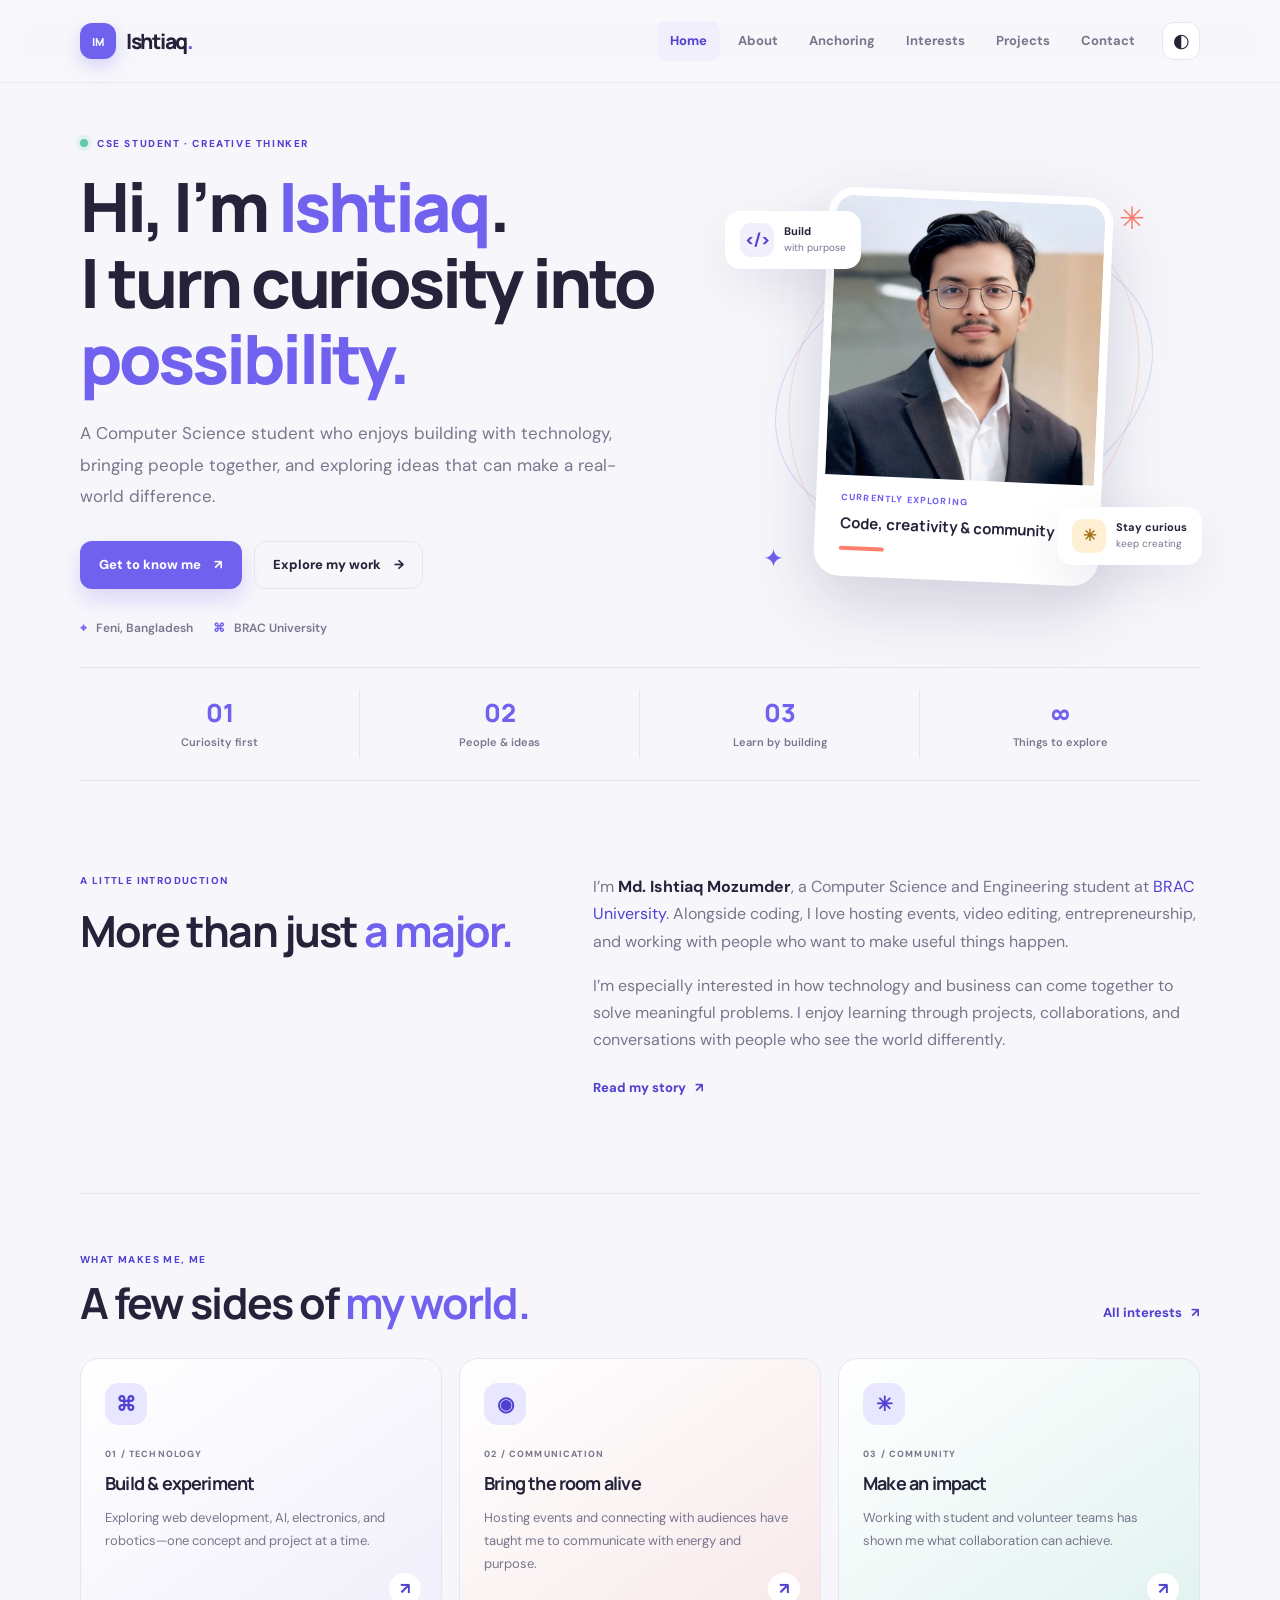
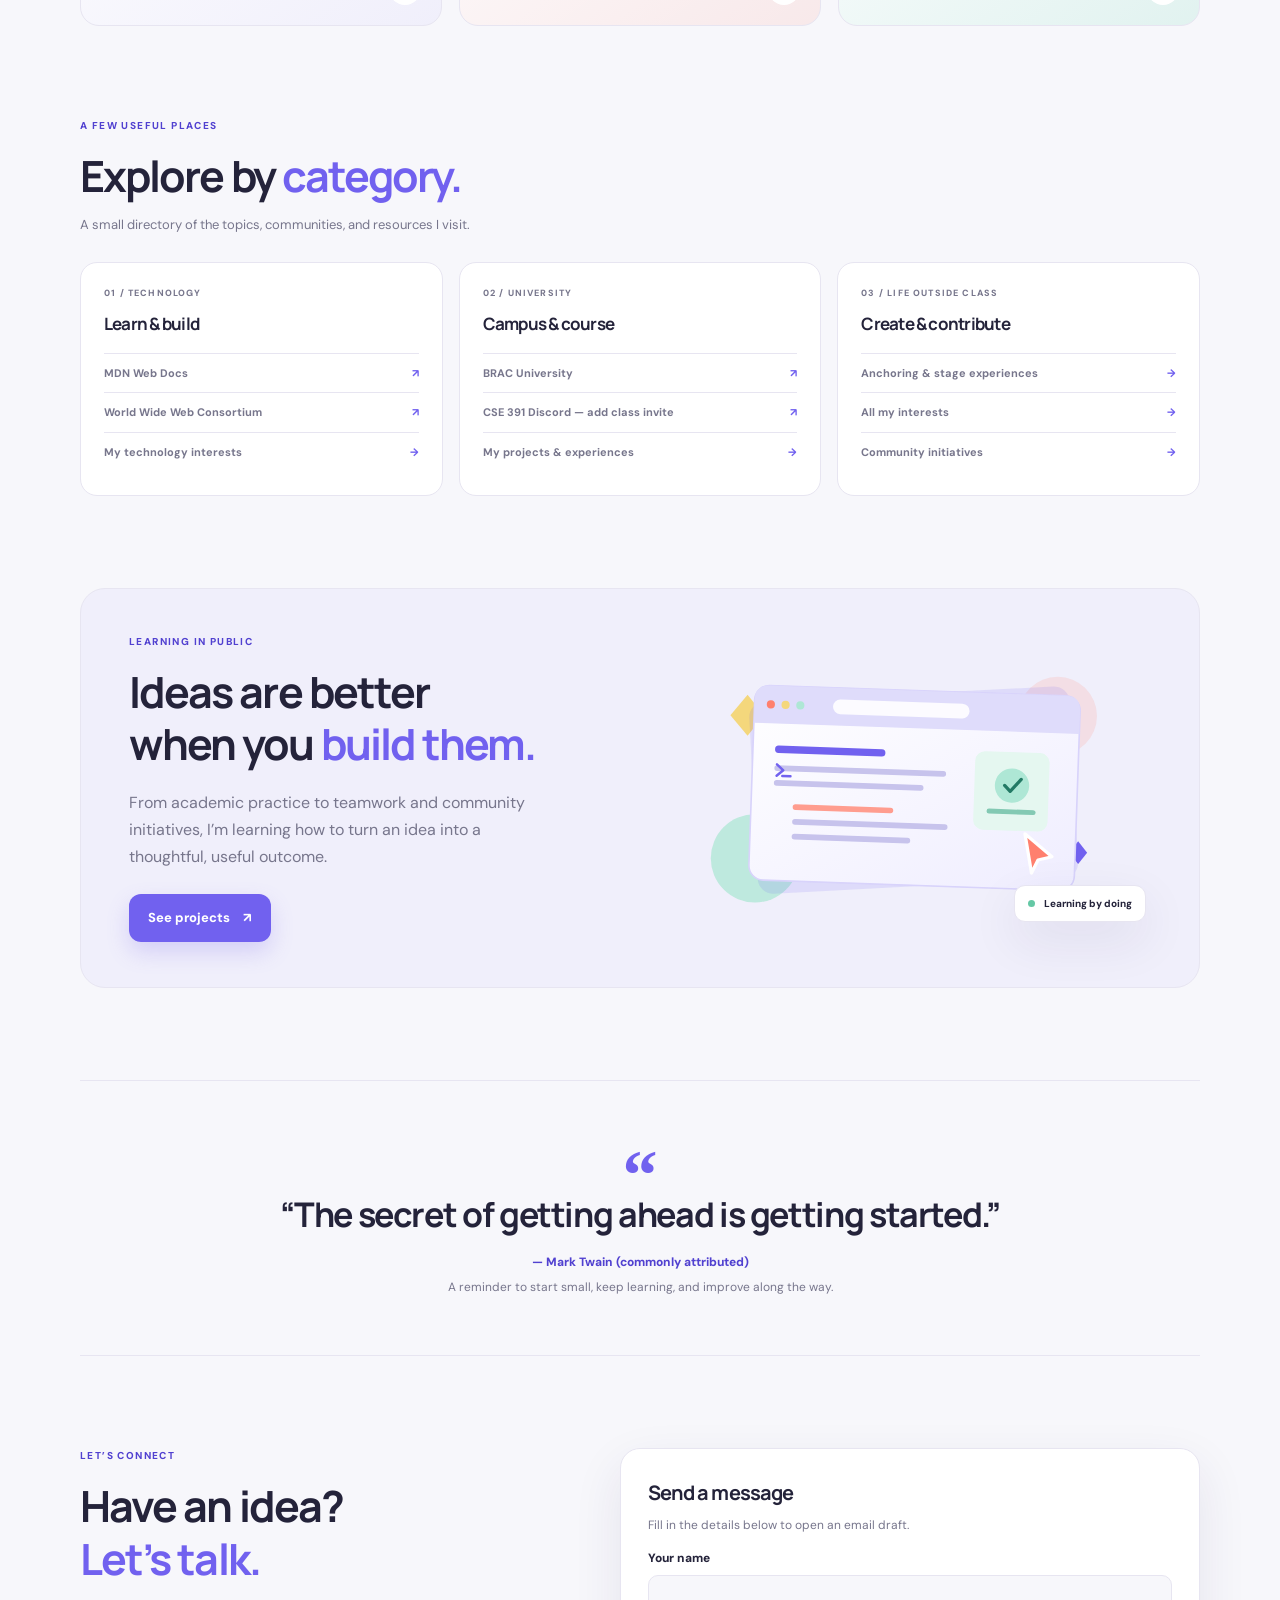
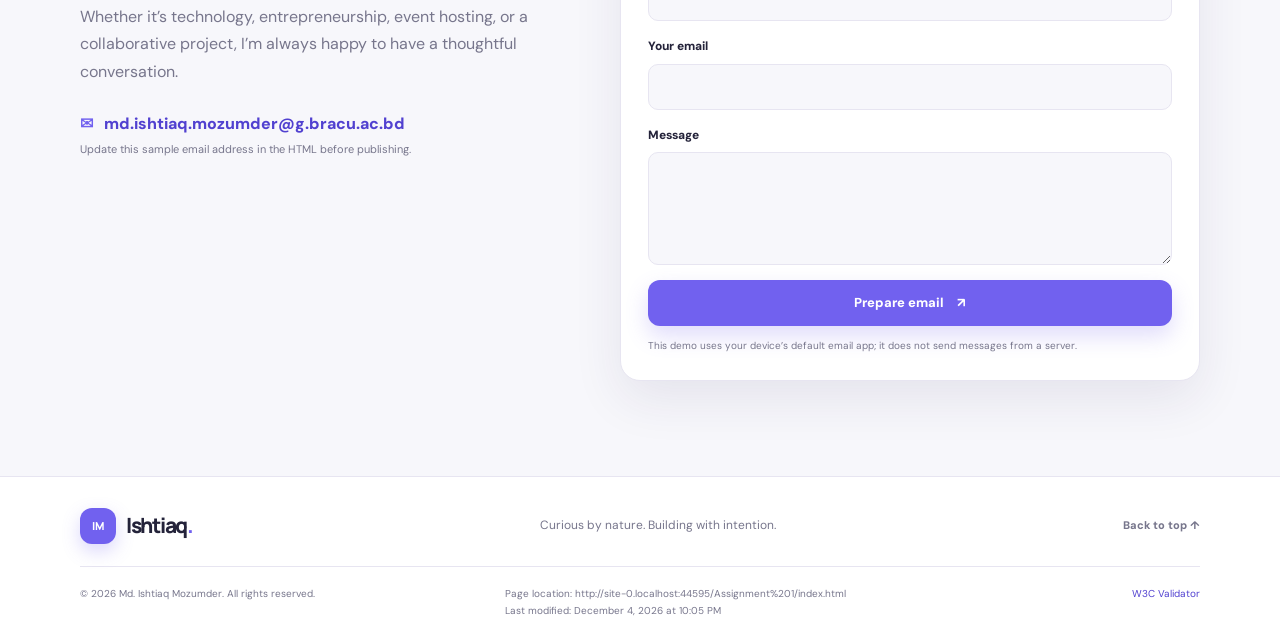
<file: Assignment 1/index.html>
<!DOCTYPE html PUBLIC "-//W3C//DTD XHTML 1.0 Strict//EN" "http://www.w3.org/TR/xhtml1/DTD/xhtml1-strict.dtd">
<html xmlns="http://www.w3.org/1999/xhtml" xml:lang="en" lang="en">
<head>
  <meta http-equiv="Content-Type" content="text/html; charset=UTF-8" />
  <meta name="viewport" content="width=device-width, initial-scale=1.0" />
  <meta name="description" content="The personal homepage of Md. Ishtiaq Mozumder, a CSE student at BRAC University interested in technology, hosting, and entrepreneurship." />
  <title>Ishtiaq Mozumder | Personal Homepage</title>
  <link rel="stylesheet" type="text/css" href="css/style.css" />
  <style type="text/css">
    /* Small page-specific touch; the main design lives in css/style.css. */
    .hero-eyebrow { letter-spacing: 0.16em; }
  </style>
  <script type="text/javascript" src="js/script.js"></script>
</head>
<body>
  <div id="top" class="site-shell">
    <div id="site-header" class="site-header">
      <div class="container header-inner">
        <a class="brand" href="index.html" title="Return to the homepage"><span class="brand-mark">IM</span><span>Ishtiaq<span class="brand-dot">.</span></span></a>
        <div class="header-actions">
          <div id="main-nav" class="main-nav">
            <a class="nav-link active" href="index.html">Home</a>
            <a class="nav-link" href="about.html">About</a>
            <a class="nav-link" href="anchoring.html">Anchoring</a>
            <a class="nav-link" href="interests.html">Interests</a>
            <a class="nav-link" href="projects.html">Projects</a>
            <a class="nav-link" href="#contact">Contact</a>
          </div>
          <button type="button" id="theme-toggle" class="theme-toggle" title="Toggle light and dark mode">◐</button>
        </div>
      </div>
    </div>

    <div id="main-content" class="container">
      <div class="hero section-space">
        <div class="hero-copy">
          <p class="eyebrow hero-eyebrow"><span class="status-dot"></span> CSE STUDENT · CREATIVE THINKER</p>
          <h1>Hi, I’m <span class="text-gradient">Ishtiaq</span>.<br />I turn curiosity into <em>possibility.</em></h1>
          <p class="hero-summary">A Computer Science student who enjoys building with technology, bringing people together, and exploring ideas that can make a real-world difference.</p>
          <div class="hero-actions">
            <a class="button button-primary" href="#about-preview">Get to know me <span>↗</span></a>
            <a class="button button-quiet" href="projects.html">Explore my work <span>→</span></a>
          </div>
          <div class="hero-meta">
            <span><span class="meta-icon">⌖</span> Feni, Bangladesh</span>
            <span><span class="meta-icon">⌘</span> BRAC University</span>
          </div>
        </div>
        <div class="hero-visual">
          <div class="visual-orbit orbit-one"></div>
          <div class="visual-orbit orbit-two"></div>
          <div class="visual-card profile-card">
            <img class="profile-image" src="images/IMG_20250805_022304.jpg" alt="My profile photo" />
            <div class="profile-caption"><span class="profile-caption-label">CURRENTLY EXPLORING</span><strong>Code, creativity &amp; community</strong><span class="caption-line"></span></div>
          </div>
          <div class="floating-tag tag-code"><span class="tag-symbol">&lt;/&gt;</span><span><strong>Build</strong><small>with purpose</small></span></div>
          <div class="floating-tag tag-idea"><span class="tag-symbol">✳</span><span><strong>Stay curious</strong><small>keep creating</small></span></div>
          <span class="decorative-star star-one">✳</span><span class="decorative-star star-two">✦</span>
        </div>
      </div>

      <div class="quick-stats">
        <div class="stat-item"><strong>01</strong><span>Curiosity first</span></div>
        <div class="stat-item"><strong>02</strong><span>People &amp; ideas</span></div>
        <div class="stat-item"><strong>03</strong><span>Learn by building</span></div>
        <div class="stat-item"><strong>∞</strong><span>Things to explore</span></div>
      </div>

      <div id="about-preview" class="section-space content-grid">
        <div class="section-heading"><p class="eyebrow">A LITTLE INTRODUCTION</p><h2>More than just <span class="text-gradient">a major.</span></h2></div>
        <div class="intro-copy">
          <p>I’m <strong>Md. Ishtiaq Mozumder</strong>, a Computer Science and Engineering student at <a href="https://www.bracu.ac.bd/">BRAC University</a>. Alongside coding, I love hosting events, video editing, entrepreneurship, and working with people who want to make useful things happen.</p>
          <p>I’m especially interested in how technology and business can come together to solve meaningful problems. I enjoy learning through projects, collaborations, and conversations with people who see the world differently.</p>
          <a class="text-link" href="about.html">Read my story <span>↗</span></a>
        </div>
      </div>

      <div class="section-space section-divider">
        <div class="section-heading section-heading-row"><div><p class="eyebrow">WHAT MAKES ME, ME</p><h2>A few sides of <span class="text-gradient">my world.</span></h2></div><a class="text-link" href="interests.html">All interests <span>↗</span></a></div>
        <div class="feature-grid">
          <div class="feature-card feature-purple"><div class="feature-icon">⌘</div><p class="card-kicker">01 / TECHNOLOGY</p><h3>Build &amp; experiment</h3><p>Exploring web development, AI, electronics, and robotics—one concept and project at a time.</p><a href="interests.html#technology" class="card-arrow">↗</a></div>
          <div class="feature-card feature-coral"><div class="feature-icon">◉</div><p class="card-kicker">02 / COMMUNICATION</p><h3>Bring the room alive</h3><p>Hosting events and connecting with audiences have taught me to communicate with energy and purpose.</p><a href="anchoring.html" class="card-arrow" title="View Anchoring &amp; Hosting Experience">↗</a></div>
          <div class="feature-card feature-mint"><div class="feature-icon">✳</div><p class="card-kicker">03 / COMMUNITY</p><h3>Make an impact</h3><p>Working with student and volunteer teams has shown me what collaboration can achieve.</p><a href="projects.html#community" class="card-arrow">↗</a></div>
        </div>
      </div>

      <div id="link-directory" class="section-space link-directory">
        <div class="section-heading"><p class="eyebrow">A FEW USEFUL PLACES</p><h2>Explore by <span class="text-gradient">category.</span></h2><p class="section-subtitle">A small directory of the topics, communities, and resources I visit.</p></div>
        <div class="resource-grid">
          <div class="resource-card"><p class="card-kicker">01 / TECHNOLOGY</p><h3>Learn &amp; build</h3><ul class="resource-list"><li><a href="https://developer.mozilla.org/">MDN Web Docs <span>↗</span></a></li><li><a href="https://www.w3.org/">World Wide Web Consortium <span>↗</span></a></li><li><a href="interests.html#technology">My technology interests <span>→</span></a></li></ul></div>
          <div class="resource-card"><p class="card-kicker">02 / UNIVERSITY</p><h3>Campus &amp; course</h3><ul class="resource-list"><li><a href="https://www.bracu.ac.bd/">BRAC University <span>↗</span></a></li><li><a href="https://discord.com/" title="Replace this general link with the official CSE 391 class invite">CSE 391 Discord — add class invite <span>↗</span></a></li><li><a href="projects.html">My projects &amp; experiences <span>→</span></a></li></ul></div>
          <div class="resource-card"><p class="card-kicker">03 / LIFE OUTSIDE CLASS</p><h3>Create &amp; contribute</h3><ul class="resource-list"><li><a href="anchoring.html">Anchoring &amp; stage experiences <span>→</span></a></li><li><a href="interests.html">All my interests <span>→</span></a></li><li><a href="projects.html#community">Community initiatives <span>→</span></a></li></ul></div>
        </div>
      </div>

      <div class="section-space work-preview">
        <div class="work-copy"><p class="eyebrow">LEARNING IN PUBLIC</p><h2>Ideas are better<br />when you <span class="text-gradient">build them.</span></h2><p>From academic practice to teamwork and community initiatives, I’m learning how to turn an idea into a thoughtful, useful outcome.</p><a class="button button-primary" href="projects.html">See projects <span>↗</span></a></div>
        <div class="work-art"><img src="images/web-illustration.svg" alt="Local illustration of a browser window with code and creative shapes" /><div class="art-note"><span class="art-note-dot"></span> Learning by doing</div></div>
      </div>

      <div class="section-space quote-section">
        <span class="quote-mark">“</span>
        <blockquote>“The secret of getting ahead is getting started.”</blockquote>
        <p class="quote-credit">— Mark Twain (commonly attributed)</p>
        <p class="quote-note">A reminder to start small, keep learning, and improve along the way.</p>
      </div>

      <div id="contact" class="section-space contact-section">
        <div class="contact-copy"><p class="eyebrow">LET’S CONNECT</p><h2>Have an idea?<br /><span class="text-gradient">Let’s talk.</span></h2><p>Whether it’s technology, entrepreneurship, event hosting, or a collaborative project, I’m always happy to have a thoughtful conversation.</p><p class="contact-email"><span>✉</span> <a href="mailto:md.ishtiaq.mozumder@g.bracu.ac.bd">md.ishtiaq.mozumder@g.bracu.ac.bd</a></p><p class="small-note">Update this sample email address in the HTML before publishing.</p></div>
        <form id="contact-form" class="contact-form" action="mailto:md.ishtiaq.mozumder@g.bracu.ac.bd" method="post" enctype="text/plain">
          <div class="form-heading"><h3>Send a message</h3><p>Fill in the details below to open an email draft.</p></div>
          <div class="form-field"><label for="visitor-name">Your name</label><input id="visitor-name" name="name" type="text" /></div>
          <div class="form-field"><label for="visitor-email">Your email</label><input id="visitor-email" name="email" type="text" /></div>
          <div class="form-field"><label for="visitor-message">Message</label><textarea id="visitor-message" name="message" rows="4" cols="40"></textarea></div>
          <button type="submit" class="button button-primary form-submit">Prepare email <span>↗</span></button>
          <p id="form-feedback" class="form-feedback">This demo uses your device’s default email app; it does not send messages from a server.</p>
        </form>
      </div>
    </div>

    <div id="site-footer" class="site-footer">
      <div class="container footer-top"><a class="brand footer-brand" href="#top"><span class="brand-mark">IM</span><span>Ishtiaq<span class="brand-dot">.</span></span></a><p>Curious by nature. Building with intention.</p><a class="back-top" href="#top">Back to top ↑</a></div>
      <div class="container footer-bottom"><p>&copy; <span id="copyright-year">2026</span> Md. Ishtiaq Mozumder. All rights reserved.</p><p class="page-tech-info">Page location: <span id="page-location">JavaScript loading…</span><br />Last modified: <span id="last-modified">JavaScript loading…</span></p><p class="validator-link"><a href="https://validator.w3.org/">W3C Validator</a></p></div>
    </div>
  </div>
</body>
</html>
</file>
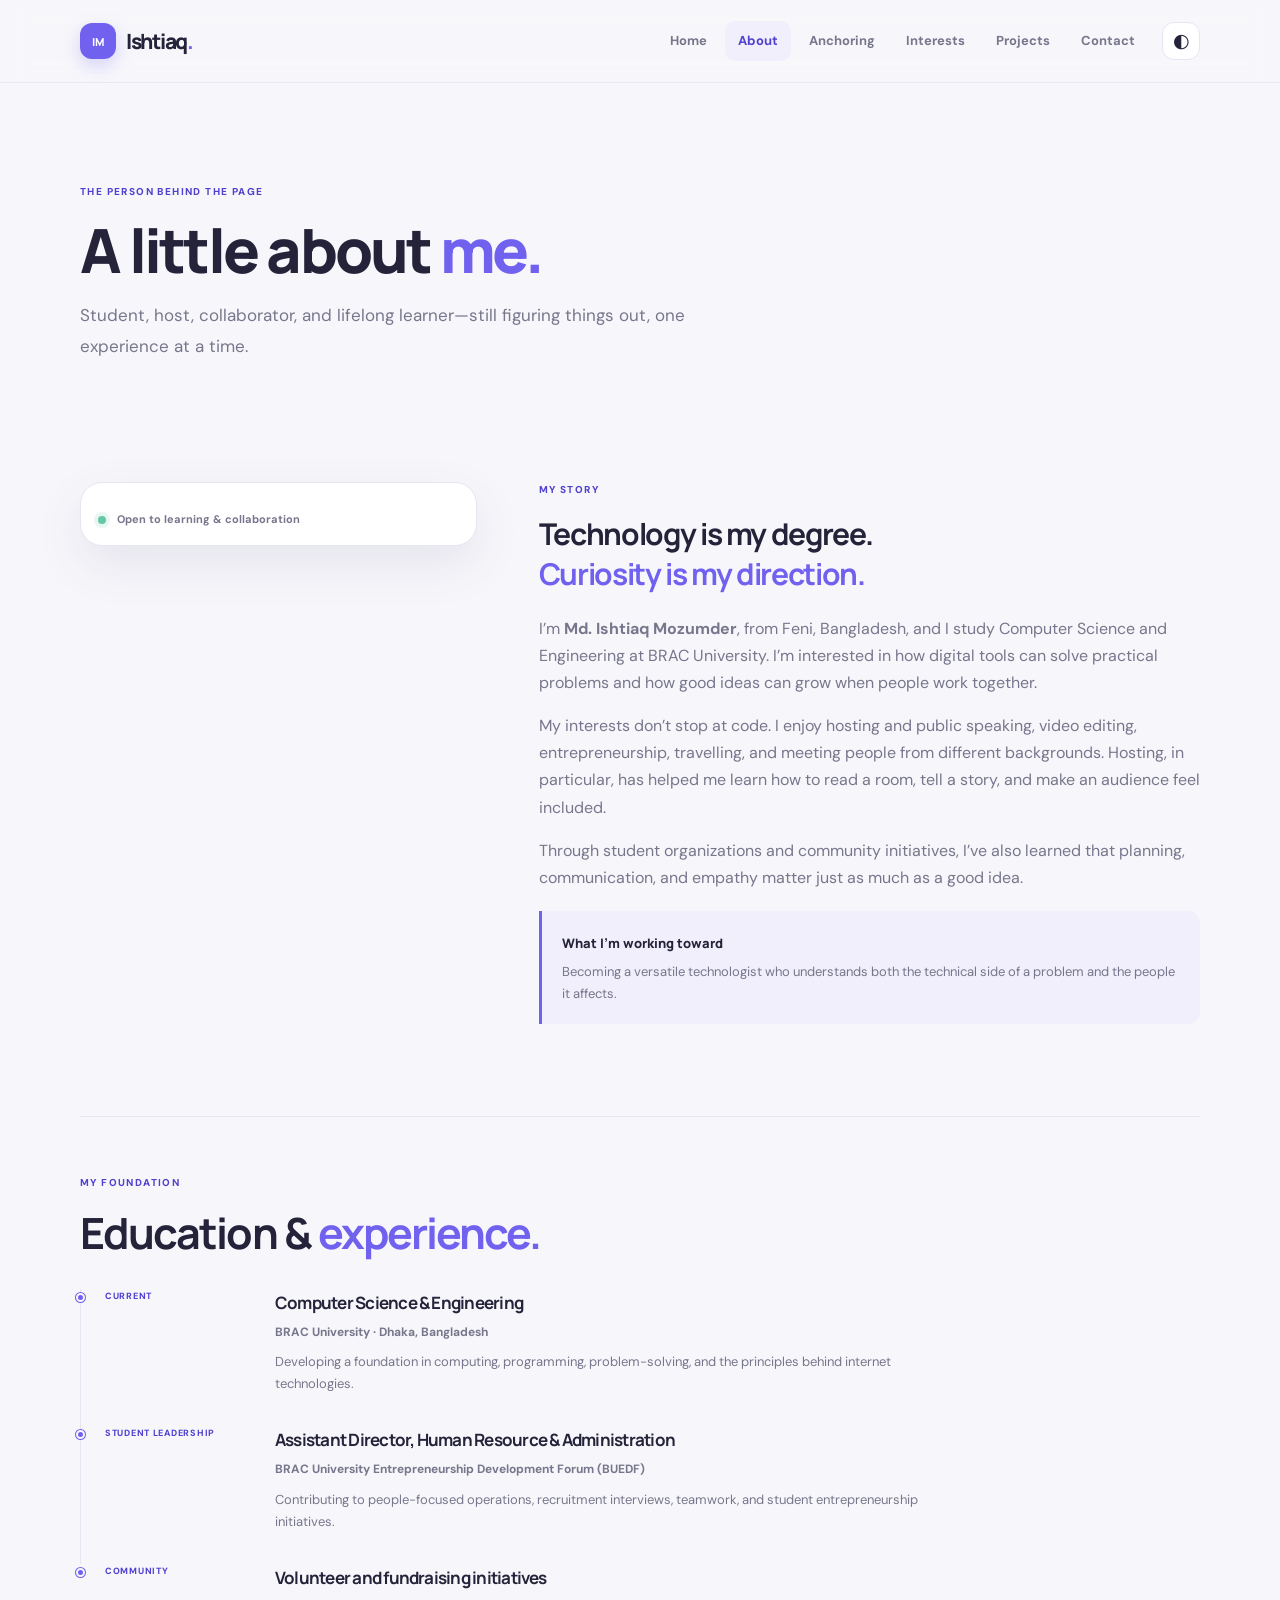
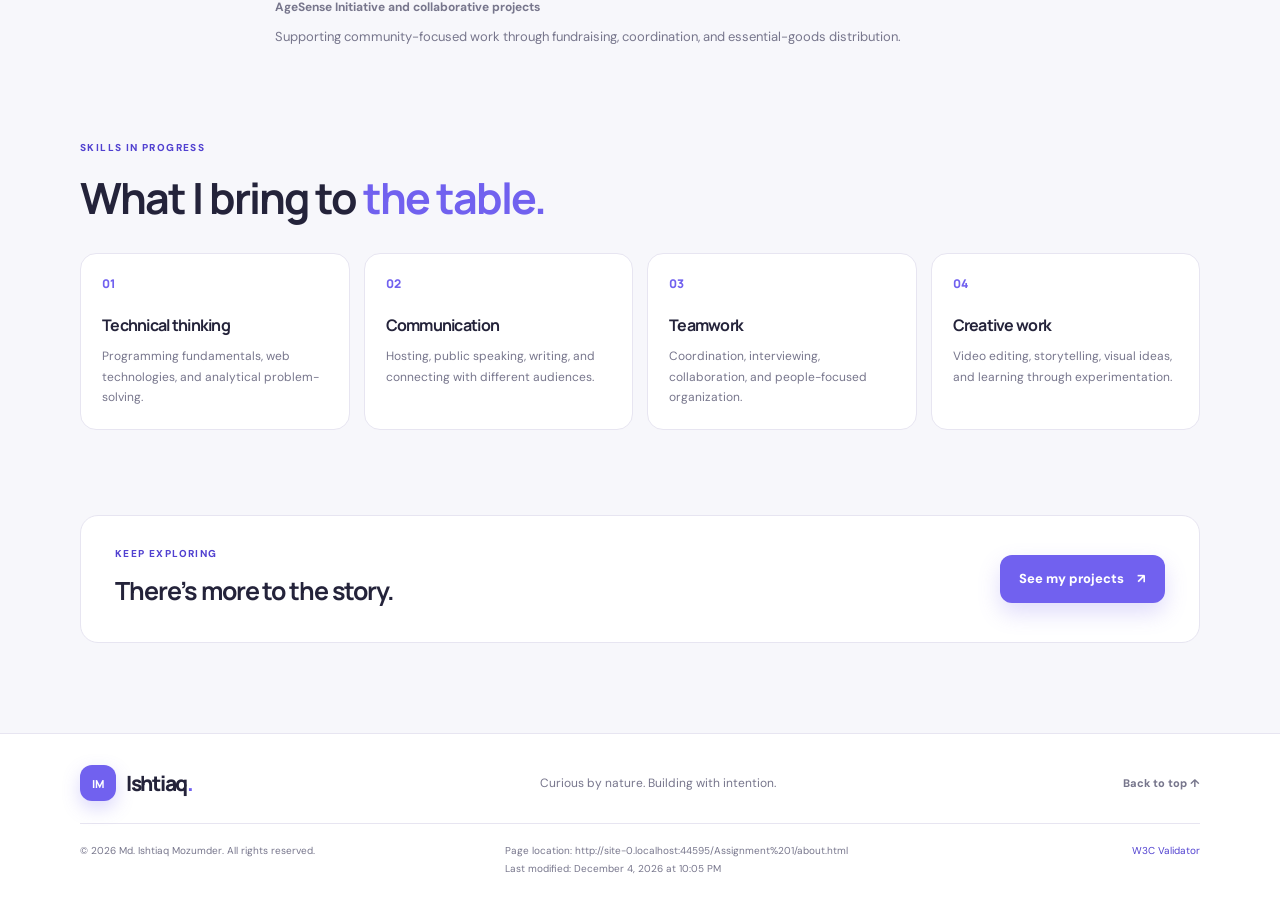
<file: Assignment 1/about.html>
<!DOCTYPE html PUBLIC "-//W3C//DTD XHTML 1.0 Strict//EN" "http://www.w3.org/TR/xhtml1/DTD/xhtml1-strict.dtd">
<html xmlns="http://www.w3.org/1999/xhtml" xml:lang="en" lang="en">
<head>
  <meta http-equiv="Content-Type" content="text/html; charset=UTF-8" />
  <meta name="viewport" content="width=device-width, initial-scale=1.0" />
  <meta name="description" content="Learn more about Md. Ishtiaq Mozumder, his studies, skills, and experiences." />
  <title>About Me | Ishtiaq Mozumder</title>
  <link rel="stylesheet" type="text/css" href="css/style.css" />
  <script type="text/javascript" src="js/script.js"></script>
</head>
<body>
  <div id="top" class="site-shell">
    <div id="site-header" class="site-header"><div class="container header-inner"><a class="brand" href="index.html"><span class="brand-mark">IM</span><span>Ishtiaq<span class="brand-dot">.</span></span></a><div class="header-actions"><div id="main-nav" class="main-nav"><a class="nav-link" href="index.html">Home</a><a class="nav-link active" href="about.html">About</a><a class="nav-link" href="anchoring.html">Anchoring</a><a class="nav-link" href="interests.html">Interests</a><a class="nav-link" href="projects.html">Projects</a><a class="nav-link" href="index.html#contact">Contact</a></div><button type="button" id="theme-toggle" class="theme-toggle" title="Toggle light and dark mode">◐</button></div></div></div>
    <div id="main-content" class="container inner-page">
      <div class="page-hero"><p class="eyebrow">THE PERSON BEHIND THE PAGE</p><h1>A little about <span class="text-gradient">me.</span></h1><p class="page-lead">Student, host, collaborator, and lifelong learner—still figuring things out, one experience at a time.</p></div>
      <div class="about-layout section-space"><div class="about-portrait"><div class="portrait-label"><span class="status-dot"></span> Open to learning &amp; collaboration</div></div><div class="about-story"><p class="eyebrow">MY STORY</p><h2>Technology is my degree.<br /><em>Curiosity is my direction.</em></h2><p>I’m <strong>Md. Ishtiaq Mozumder</strong>, from Feni, Bangladesh, and I study Computer Science and Engineering at BRAC University. I’m interested in how digital tools can solve practical problems and how good ideas can grow when people work together.</p><p>My interests don’t stop at code. I enjoy hosting and public speaking, video editing, entrepreneurship, travelling, and meeting people from different backgrounds. Hosting, in particular, has helped me learn how to read a room, tell a story, and make an audience feel included.</p><p>Through student organizations and community initiatives, I’ve also learned that planning, communication, and empathy matter just as much as a good idea.</p><div class="inline-callout" style="margin-top: 1.25rem;"><strong>What I’m working toward</strong><p>Becoming a versatile technologist who understands both the technical side of a problem and the people it affects.</p></div></div></div>
      <div class="section-space section-divider"><div class="section-heading"><p class="eyebrow">MY FOUNDATION</p><h2>Education &amp; <span class="text-gradient">experience.</span></h2></div><div class="timeline"><div class="timeline-item"><span class="timeline-dot"></span><div class="timeline-date">CURRENT</div><div class="timeline-content"><h3>Computer Science &amp; Engineering</h3><p class="timeline-org">BRAC University · Dhaka, Bangladesh</p><p>Developing a foundation in computing, programming, problem-solving, and the principles behind internet technologies.</p></div></div><div class="timeline-item"><span class="timeline-dot"></span><div class="timeline-date">STUDENT LEADERSHIP</div><div class="timeline-content"><h3>Assistant Director, Human Resource &amp; Administration</h3><p class="timeline-org">BRAC University Entrepreneurship Development Forum (BUEDF)</p><p>Contributing to people-focused operations, recruitment interviews, teamwork, and student entrepreneurship initiatives.</p></div></div><div class="timeline-item"><span class="timeline-dot"></span><div class="timeline-date">COMMUNITY</div><div class="timeline-content"><h3>Volunteer and fundraising initiatives</h3><p class="timeline-org">AgeSense Initiative and collaborative projects</p><p>Supporting community-focused work through fundraising, coordination, and essential-goods distribution.</p></div></div></div></div>
      <div class="section-space skills-section"><div class="section-heading"><p class="eyebrow">SKILLS IN PROGRESS</p><h2>What I bring to <span class="text-gradient">the table.</span></h2></div><div class="skills-grid"><div class="skill-card"><span class="skill-number">01</span><h3>Technical thinking</h3><p>Programming fundamentals, web technologies, and analytical problem-solving.</p></div><div class="skill-card"><span class="skill-number">02</span><h3>Communication</h3><p>Hosting, public speaking, writing, and connecting with different audiences.</p></div><div class="skill-card"><span class="skill-number">03</span><h3>Teamwork</h3><p>Coordination, interviewing, collaboration, and people-focused organization.</p></div><div class="skill-card"><span class="skill-number">04</span><h3>Creative work</h3><p>Video editing, storytelling, visual ideas, and learning through experimentation.</p></div></div></div>
      <div class="end-cta"><div><p class="eyebrow">KEEP EXPLORING</p><h2>There’s more to the story.</h2></div><a class="button button-primary" href="projects.html">See my projects <span>↗</span></a></div>
    </div>
    <div id="site-footer" class="site-footer"><div class="container footer-top"><a class="brand footer-brand" href="index.html"><span class="brand-mark">IM</span><span>Ishtiaq<span class="brand-dot">.</span></span></a><p>Curious by nature. Building with intention.</p><a class="back-top" href="#top">Back to top ↑</a></div><div class="container footer-bottom"><p>&copy; <span id="copyright-year">2026</span> Md. Ishtiaq Mozumder. All rights reserved.</p><p class="page-tech-info">Page location: <span id="page-location">JavaScript loading…</span><br />Last modified: <span id="last-modified">JavaScript loading…</span></p><p class="validator-link"><a href="https://validator.w3.org/">W3C Validator</a></p></div></div>
  </div>
</body>
</html>
</file>
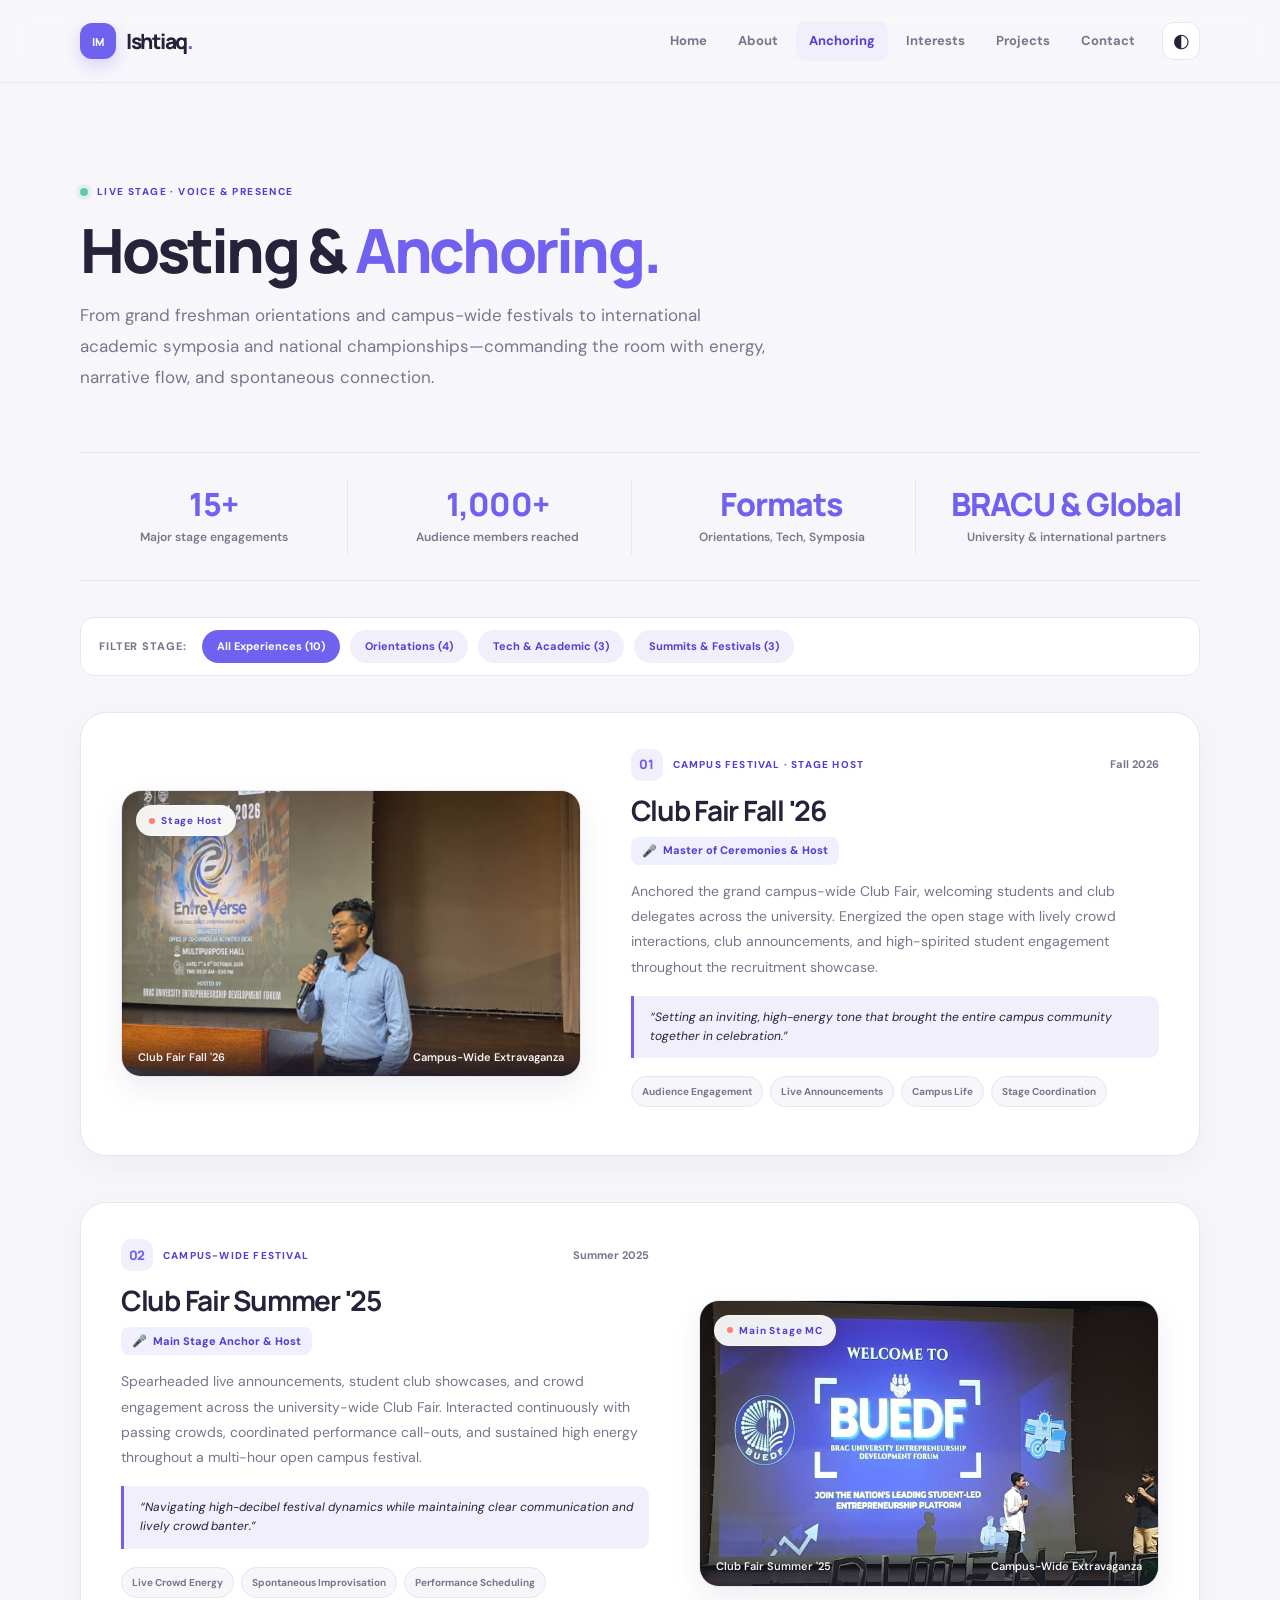
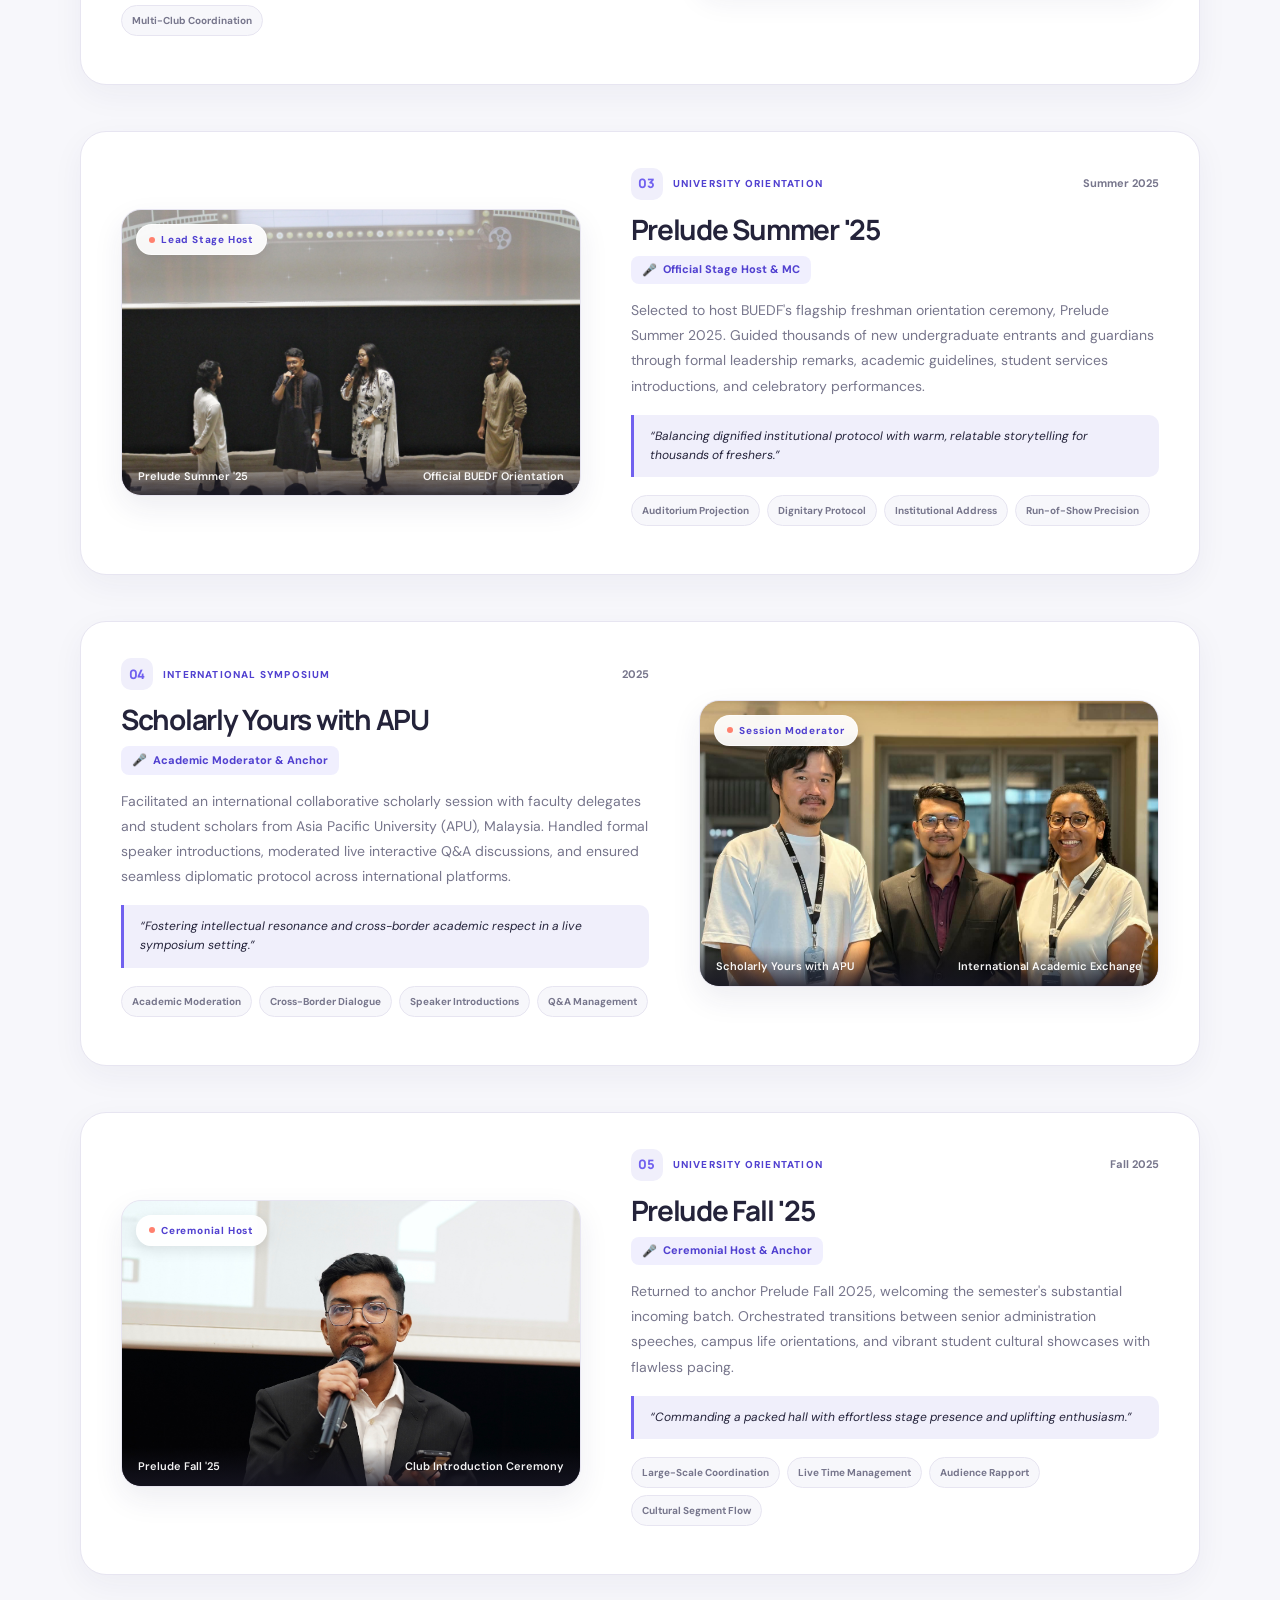
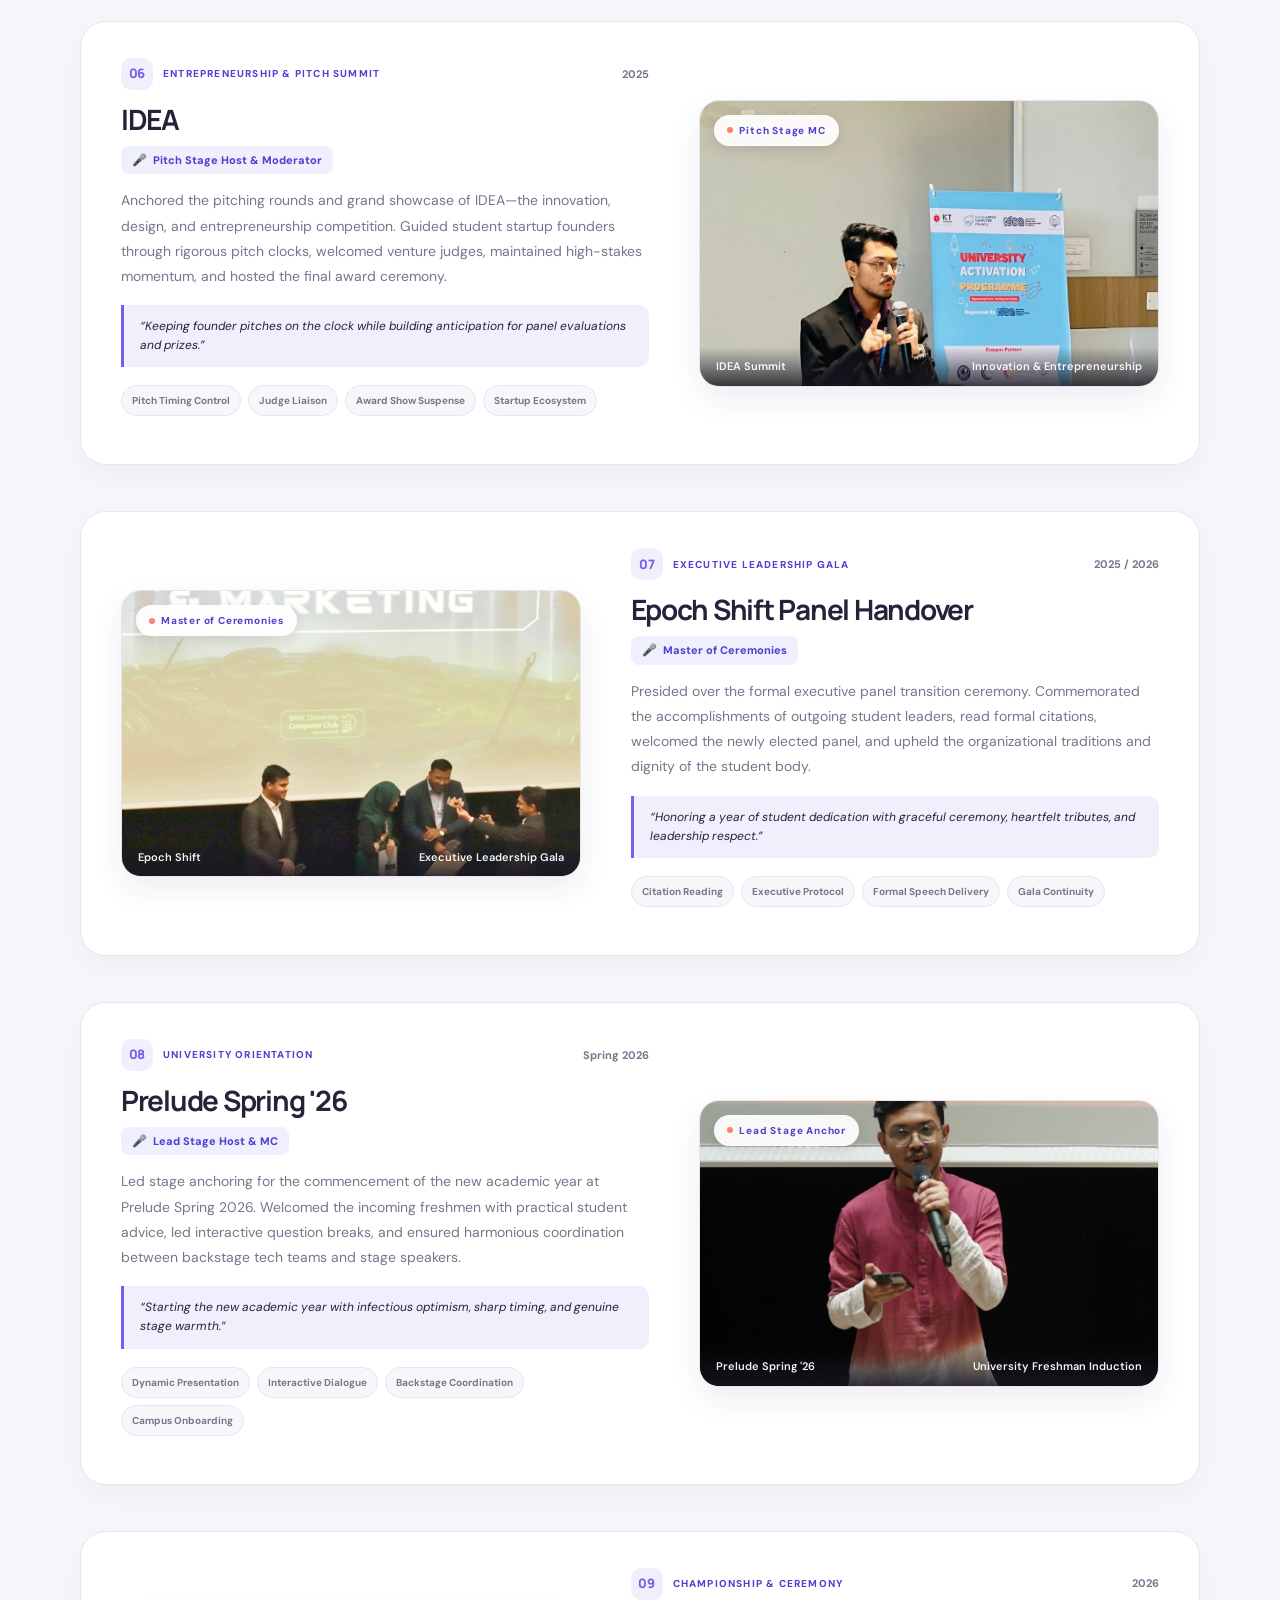
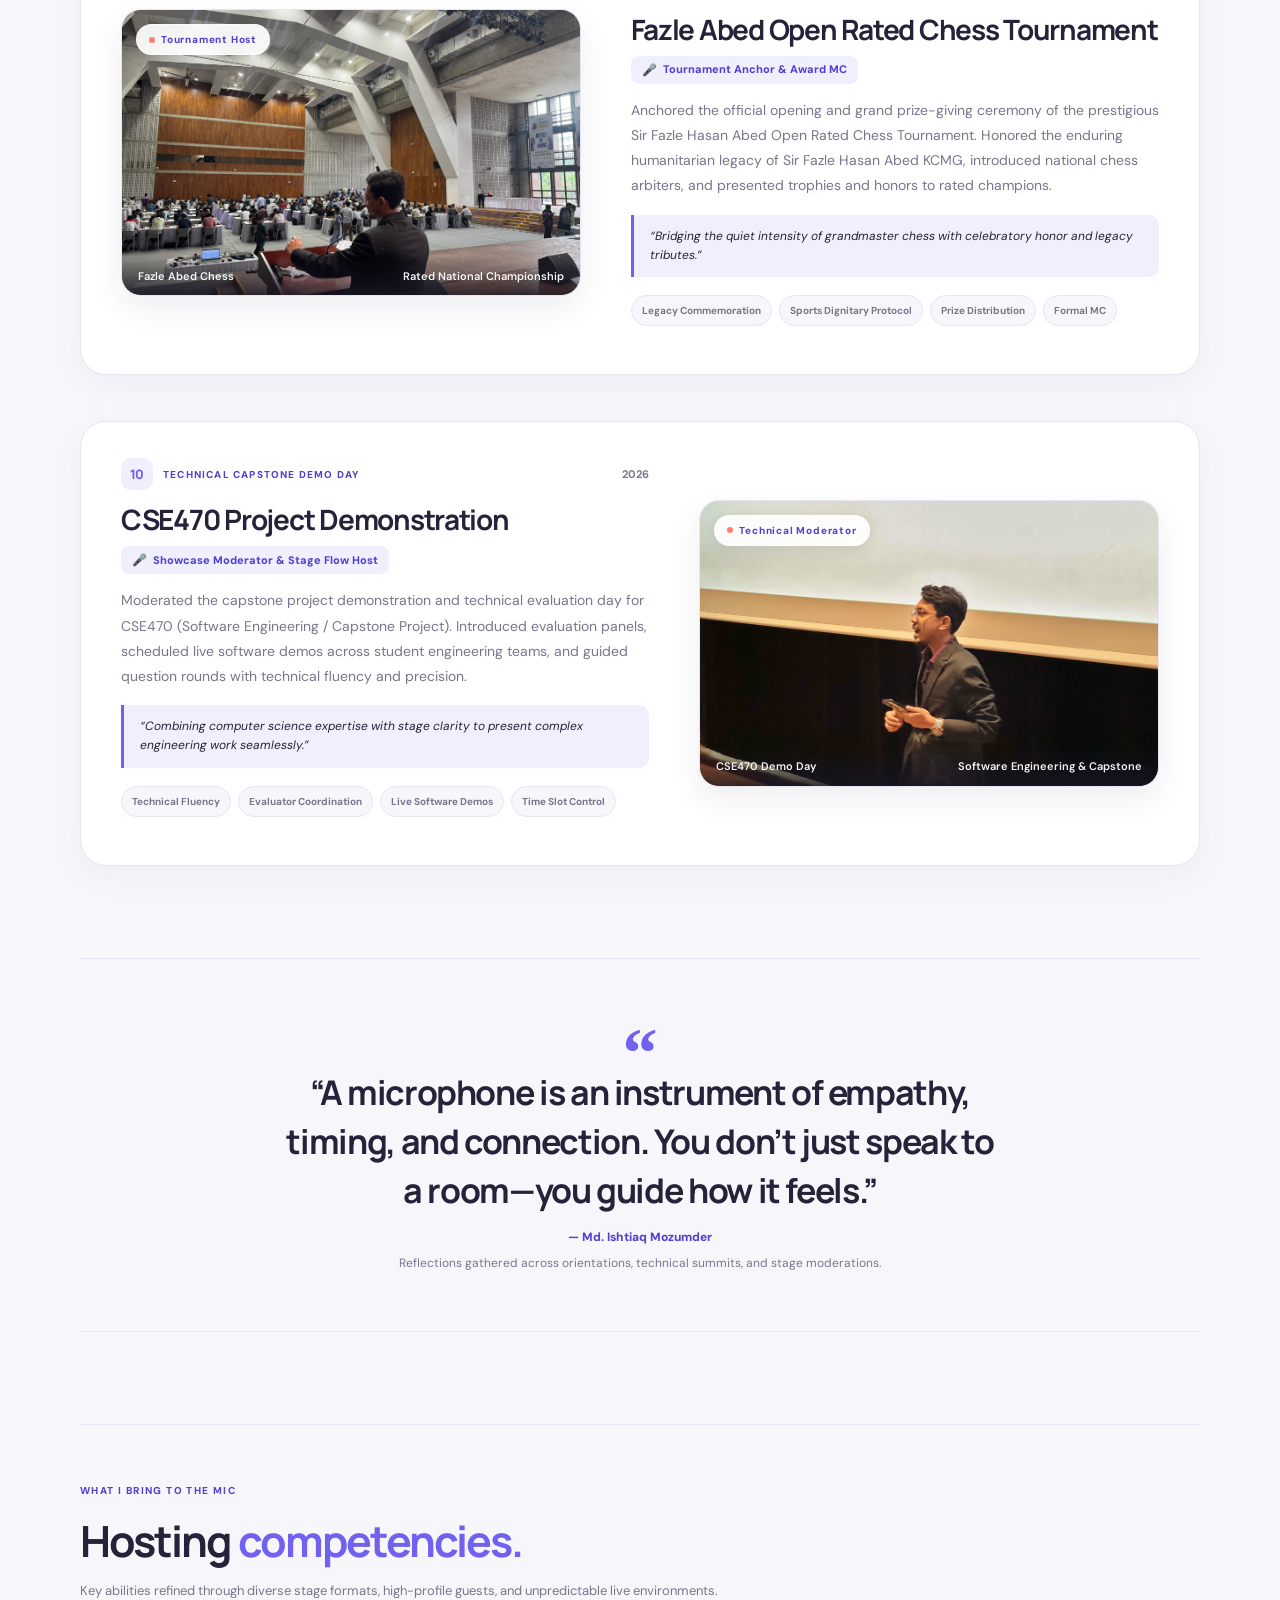
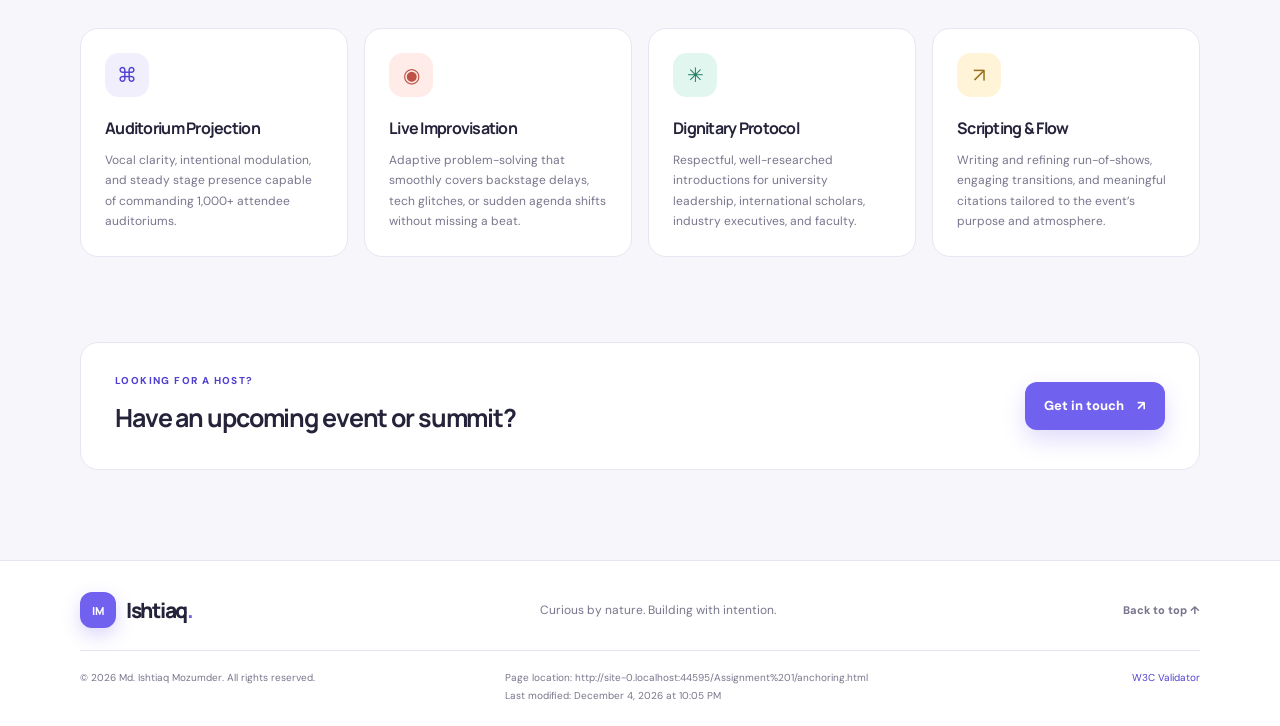
<file: Assignment 1/anchoring.html>
<!DOCTYPE html PUBLIC "-//W3C//DTD XHTML 1.0 Strict//EN" "http://www.w3.org/TR/xhtml1/DTD/xhtml1-strict.dtd">
<html xmlns="http://www.w3.org/1999/xhtml" xml:lang="en" lang="en">
<head>
  <meta http-equiv="Content-Type" content="text/html; charset=UTF-8" />
  <meta name="viewport" content="width=device-width, initial-scale=1.0" />
  <meta name="description" content="Anchoring, stage hosting, and public speaking portfolio of Md. Ishtiaq Mozumder across university orientations, tech summits, academic symposia, and tournaments." />
  <title>Anchoring &amp; Hosting Experience | Ishtiaq Mozumder</title>
  <link rel="stylesheet" type="text/css" href="css/style.css" />
  <script type="text/javascript" src="js/script.js"></script>
</head>
<body>
  <div id="top" class="site-shell">
    <div id="site-header" class="site-header">
      <div class="container header-inner">
        <a class="brand" href="index.html" title="Return to the homepage"><span class="brand-mark">IM</span><span>Ishtiaq<span class="brand-dot">.</span></span></a>
        <div class="header-actions">
          <div id="main-nav" class="main-nav">
            <a class="nav-link" href="index.html">Home</a>
            <a class="nav-link" href="about.html">About</a>
            <a class="nav-link active" href="anchoring.html">Anchoring</a>
            <a class="nav-link" href="interests.html">Interests</a>
            <a class="nav-link" href="projects.html">Projects</a>
            <a class="nav-link" href="index.html#contact">Contact</a>
          </div>
          <button type="button" id="theme-toggle" class="theme-toggle" title="Toggle light and dark mode">◐</button>
        </div>
      </div>
    </div>

    <div id="main-content" class="container inner-page">
      <!-- Page Hero -->
      <div class="page-hero">
        <p class="eyebrow"><span class="status-dot"></span> LIVE STAGE · VOICE &amp; PRESENCE</p>
        <h1>Hosting &amp; <span class="text-gradient">Anchoring.</span></h1>
        <p class="page-lead">From grand freshman orientations and campus-wide festivals to international academic symposia and national championships—commanding the room with energy, narrative flow, and spontaneous connection.</p>
      </div>

      <!-- Quick Experience Stats -->
      <div class="anchoring-stats">
        <div class="anchoring-stat-item">
          <strong>15+</strong>
          <span>Major stage engagements</span>
        </div>
        <div class="anchoring-stat-item">
          <strong>1,000+</strong>
          <span>Audience members reached</span>
        </div>
        <div class="anchoring-stat-item">
          <strong>Formats</strong>
          <span>Orientations, Tech, Symposia</span>
        </div>
        <div class="anchoring-stat-item">
          <strong>BRACU &amp; Global</strong>
          <span>University &amp; international partners</span>
        </div>
      </div>

      <!-- Category Filter Bar -->
      <div class="anchoring-filter-bar">
        <span class="filter-label">FILTER STAGE:</span>
        <button type="button" class="filter-pill active" data-filter="all">All Experiences (10)</button>
        <button type="button" class="filter-pill" data-filter="orientation">Orientations (4)</button>
        <button type="button" class="filter-pill" data-filter="academic">Tech &amp; Academic (3)</button>
        <button type="button" class="filter-pill" data-filter="campus">Summits &amp; Festivals (3)</button>
      </div>

      <!-- Alternating Experience List -->
      <div class="anchoring-showcase">

        <!-- 01: Club Fair Fall 26 (Pic LEFT, Description RIGHT) -->
        <div class="anchoring-item" data-category="campus">
          <div class="anchoring-media">
            <div class="media-frame">
              <img class="anchoring-img" src="images/Club%20Fair%20Fall%2026.png" alt="Club Fair Fall 26 Stage Hosting by Ishtiaq Mozumder" />
              <div class="media-badge"><span class="badge-dot"></span> Stage Host</div>
              <div class="media-caption-bar"><span>Club Fair Fall '26</span><span>Campus-Wide Extravaganza</span></div>
            </div>
          </div>
          <div class="anchoring-content">
            <div class="anchoring-meta">
              <span class="anchoring-serial">01</span>
              <span class="anchoring-tag">CAMPUS FESTIVAL · STAGE HOST</span>
              <span class="anchoring-term">Fall 2026</span>
            </div>
            <h3>Club Fair Fall '26</h3>
            <span class="anchoring-role-badge">Master of Ceremonies &amp; Host</span>
            <p class="anchoring-desc">Anchored the grand campus-wide Club Fair, welcoming students and club delegates across the university. Energized the open stage with lively crowd interactions, club announcements, and high-spirited student engagement throughout the recruitment showcase.</p>
            <div class="anchoring-takeaway">“Setting an inviting, high-energy tone that brought the entire campus community together in celebration.”</div>
            <div class="tag-list">
              <span>Audience Engagement</span>
              <span>Live Announcements</span>
              <span>Campus Life</span>
              <span>Stage Coordination</span>
            </div>
          </div>
        </div>

        <!-- 02: Club Fair Summer 25 (Description LEFT, Pic RIGHT) -->
        <div class="anchoring-item item-reverse" data-category="campus">
          <div class="anchoring-media">
            <div class="media-frame">
              <img class="anchoring-img" src="images/Club%20Fair%20Summer%2025.jpeg" alt="Club Fair Summer 25 Main Stage Anchoring" />
              <div class="media-badge"><span class="badge-dot"></span> Main Stage MC</div>
              <div class="media-caption-bar"><span>Club Fair Summer '25</span><span>Campus-Wide Extravaganza</span></div>
            </div>
          </div>
          <div class="anchoring-content">
            <div class="anchoring-meta">
              <span class="anchoring-serial">02</span>
              <span class="anchoring-tag">CAMPUS-WIDE FESTIVAL</span>
              <span class="anchoring-term">Summer 2025</span>
            </div>
            <h3>Club Fair Summer '25</h3>
            <span class="anchoring-role-badge">Main Stage Anchor &amp; Host</span>
            <p class="anchoring-desc">Spearheaded live announcements, student club showcases, and crowd engagement across the university-wide Club Fair. Interacted continuously with passing crowds, coordinated performance call-outs, and sustained high energy throughout a multi-hour open campus festival.</p>
            <div class="anchoring-takeaway">“Navigating high-decibel festival dynamics while maintaining clear communication and lively crowd banter.”</div>
            <div class="tag-list">
              <span>Live Crowd Energy</span>
              <span>Spontaneous Improvisation</span>
              <span>Performance Scheduling</span>
              <span>Multi-Club Coordination</span>
            </div>
          </div>
        </div>

        <!-- 03: Prelude Summer 25 (Pic LEFT, Description RIGHT) -->
        <div class="anchoring-item" data-category="orientation">
          <div class="anchoring-media">
            <div class="media-frame">
              <img class="anchoring-img" src="images/Prelude%20Summer%2025.jpeg" alt="Prelude Summer 25 Freshman Orientation Hosting" />
              <div class="media-badge"><span class="badge-dot"></span> Lead Stage Host</div>
              <div class="media-caption-bar"><span>Prelude Summer '25</span><span>Official BUEDF Orientation</span></div>
            </div>
          </div>
          <div class="anchoring-content">
            <div class="anchoring-meta">
              <span class="anchoring-serial">03</span>
              <span class="anchoring-tag">UNIVERSITY ORIENTATION</span>
              <span class="anchoring-term">Summer 2025</span>
            </div>
            <h3>Prelude Summer '25</h3>
            <span class="anchoring-role-badge">Official Stage Host &amp; MC</span>
            <p class="anchoring-desc">Selected to host BUEDF's flagship freshman orientation ceremony, Prelude Summer 2025. Guided thousands of new undergraduate entrants and guardians through formal leadership remarks, academic guidelines, student services introductions, and celebratory performances.</p>
            <div class="anchoring-takeaway">“Balancing dignified institutional protocol with warm, relatable storytelling for thousands of freshers.”</div>
            <div class="tag-list">
              <span>Auditorium Projection</span>
              <span>Dignitary Protocol</span>
              <span>Institutional Address</span>
              <span>Run-of-Show Precision</span>
            </div>
          </div>
        </div>

        <!-- 04: Scholarly Yours with APU (Description LEFT, Pic RIGHT) -->
        <div class="anchoring-item item-reverse" data-category="academic">
          <div class="anchoring-media">
            <div class="media-frame">
              <img class="anchoring-img" src="images/Scholarly%20Yours%20with%20APU.jpeg" alt="Scholarly Yours with APU Academic Moderation" />
              <div class="media-badge"><span class="badge-dot"></span> Session Moderator</div>
              <div class="media-caption-bar"><span>Scholarly Yours with APU</span><span>International Academic Exchange</span></div>
            </div>
          </div>
          <div class="anchoring-content">
            <div class="anchoring-meta">
              <span class="anchoring-serial">04</span>
              <span class="anchoring-tag">INTERNATIONAL SYMPOSIUM</span>
              <span class="anchoring-term">2025</span>
            </div>
            <h3>Scholarly Yours with APU</h3>
            <span class="anchoring-role-badge">Academic Moderator &amp; Anchor</span>
            <p class="anchoring-desc">Facilitated an international collaborative scholarly session with faculty delegates and student scholars from Asia Pacific University (APU), Malaysia. Handled formal speaker introductions, moderated live interactive Q&amp;A discussions, and ensured seamless diplomatic protocol across international platforms.</p>
            <div class="anchoring-takeaway">“Fostering intellectual resonance and cross-border academic respect in a live symposium setting.”</div>
            <div class="tag-list">
              <span>Academic Moderation</span>
              <span>Cross-Border Dialogue</span>
              <span>Speaker Introductions</span>
              <span>Q&amp;A Management</span>
            </div>
          </div>
        </div>

        <!-- 05: Prelude Fall 25 (Pic LEFT, Description RIGHT) -->
        <div class="anchoring-item" data-category="orientation">
          <div class="anchoring-media">
            <div class="media-frame">
              <img class="anchoring-img" src="images/Prelude%20Fall%2025.jpeg" alt="Prelude Fall 25 Orientation Anchoring" />
              <div class="media-badge"><span class="badge-dot"></span> Ceremonial Host</div>
              <div class="media-caption-bar"><span>Prelude Fall '25</span><span>Club Introduction Ceremony</span></div>
            </div>
          </div>
          <div class="anchoring-content">
            <div class="anchoring-meta">
              <span class="anchoring-serial">05</span>
              <span class="anchoring-tag">UNIVERSITY ORIENTATION</span>
              <span class="anchoring-term">Fall 2025</span>
            </div>
            <h3>Prelude Fall '25</h3>
            <span class="anchoring-role-badge">Ceremonial Host &amp; Anchor</span>
            <p class="anchoring-desc">Returned to anchor Prelude Fall 2025, welcoming the semester's substantial incoming batch. Orchestrated transitions between senior administration speeches, campus life orientations, and vibrant student cultural showcases with flawless pacing.</p>
            <div class="anchoring-takeaway">“Commanding a packed hall with effortless stage presence and uplifting enthusiasm.”</div>
            <div class="tag-list">
              <span>Large-Scale Coordination</span>
              <span>Live Time Management</span>
              <span>Audience Rapport</span>
              <span>Cultural Segment Flow</span>
            </div>
          </div>
        </div>

        <!-- 06: IDEA (Description LEFT, Pic RIGHT) -->
        <div class="anchoring-item item-reverse" data-category="campus">
          <div class="anchoring-media">
            <div class="media-frame">
              <img class="anchoring-img" src="images/IDEA.jpeg" alt="IDEA Pitch Stage Anchoring by Ishtiaq Mozumder" />
              <div class="media-badge"><span class="badge-dot"></span> Pitch Stage MC</div>
              <div class="media-caption-bar"><span>IDEA Summit</span><span>Innovation &amp; Entrepreneurship</span></div>
            </div>
          </div>
          <div class="anchoring-content">
            <div class="anchoring-meta">
              <span class="anchoring-serial">06</span>
              <span class="anchoring-tag">ENTREPRENEURSHIP &amp; PITCH SUMMIT</span>
              <span class="anchoring-term">2025</span>
            </div>
            <h3>IDEA</h3>
            <span class="anchoring-role-badge">Pitch Stage Host &amp; Moderator</span>
            <p class="anchoring-desc">Anchored the pitching rounds and grand showcase of IDEA—the innovation, design, and entrepreneurship competition. Guided student startup founders through rigorous pitch clocks, welcomed venture judges, maintained high-stakes momentum, and hosted the final award ceremony.</p>
            <div class="anchoring-takeaway">“Keeping founder pitches on the clock while building anticipation for panel evaluations and prizes.”</div>
            <div class="tag-list">
              <span>Pitch Timing Control</span>
              <span>Judge Liaison</span>
              <span>Award Show Suspense</span>
              <span>Startup Ecosystem</span>
            </div>
          </div>
        </div>

        <!-- 07: Epoch Shift Panel Handover (Pic LEFT, Description RIGHT) -->
        <div class="anchoring-item" data-category="campus">
          <div class="anchoring-media">
            <div class="media-frame">
              <img class="anchoring-img" src="images/Epoch%20Shift.jpeg" alt="Epoch Shift Executive Panel Handover Hosting" />
              <div class="media-badge"><span class="badge-dot"></span> Master of Ceremonies</div>
              <div class="media-caption-bar"><span>Epoch Shift</span><span>Executive Leadership Gala</span></div>
            </div>
          </div>
          <div class="anchoring-content">
            <div class="anchoring-meta">
              <span class="anchoring-serial">07</span>
              <span class="anchoring-tag">EXECUTIVE LEADERSHIP GALA</span>
              <span class="anchoring-term">2025 / 2026</span>
            </div>
            <h3>Epoch Shift Panel Handover</h3>
            <span class="anchoring-role-badge">Master of Ceremonies</span>
            <p class="anchoring-desc">Presided over the formal executive panel transition ceremony. Commemorated the accomplishments of outgoing student leaders, read formal citations, welcomed the newly elected panel, and upheld the organizational traditions and dignity of the student body.</p>
            <div class="anchoring-takeaway">“Honoring a year of student dedication with graceful ceremony, heartfelt tributes, and leadership respect.”</div>
            <div class="tag-list">
              <span>Citation Reading</span>
              <span>Executive Protocol</span>
              <span>Formal Speech Delivery</span>
              <span>Gala Continuity</span>
            </div>
          </div>
        </div>

        <!-- 08: Prelude Spring 26 (Description LEFT, Pic RIGHT) -->
        <div class="anchoring-item item-reverse" data-category="orientation">
          <div class="anchoring-media">
            <div class="media-frame">
              <img class="anchoring-img" src="images/Prelude%20spring%2026.jpeg" alt="Prelude Spring 26 Orientation Lead Anchoring" />
              <div class="media-badge"><span class="badge-dot"></span> Lead Stage Anchor</div>
              <div class="media-caption-bar"><span>Prelude Spring '26</span><span>University Freshman Induction</span></div>
            </div>
          </div>
          <div class="anchoring-content">
            <div class="anchoring-meta">
              <span class="anchoring-serial">08</span>
              <span class="anchoring-tag">UNIVERSITY ORIENTATION</span>
              <span class="anchoring-term">Spring 2026</span>
            </div>
            <h3>Prelude Spring '26</h3>
            <span class="anchoring-role-badge">Lead Stage Host &amp; MC</span>
            <p class="anchoring-desc">Led stage anchoring for the commencement of the new academic year at Prelude Spring 2026. Welcomed the incoming freshmen with practical student advice, led interactive question breaks, and ensured harmonious coordination between backstage tech teams and stage speakers.</p>
            <div class="anchoring-takeaway">“Starting the new academic year with infectious optimism, sharp timing, and genuine stage warmth.”</div>
            <div class="tag-list">
              <span>Dynamic Presentation</span>
              <span>Interactive Dialogue</span>
              <span>Backstage Coordination</span>
              <span>Campus Onboarding</span>
            </div>
          </div>
        </div>

        <!-- 09: Fazle Abed Open Rated Chess Tournament (Pic LEFT, Description RIGHT) -->
        <div class="anchoring-item" data-category="campus">
          <div class="anchoring-media">
            <div class="media-frame">
              <img class="anchoring-img" src="images/Fazle%20Abed%20Chess%20Tournament.jpeg" alt="Fazle Abed Open Rated Chess Tournament Stage Anchoring" />
              <div class="media-badge"><span class="badge-dot"></span> Tournament Host</div>
              <div class="media-caption-bar"><span>Fazle Abed Chess</span><span>Rated National Championship</span></div>
            </div>
          </div>
          <div class="anchoring-content">
            <div class="anchoring-meta">
              <span class="anchoring-serial">09</span>
              <span class="anchoring-tag">CHAMPIONSHIP &amp; CEREMONY</span>
              <span class="anchoring-term">2026</span>
            </div>
            <h3>Fazle Abed Open Rated Chess Tournament</h3>
            <span class="anchoring-role-badge">Tournament Anchor &amp; Award MC</span>
            <p class="anchoring-desc">Anchored the official opening and grand prize-giving ceremony of the prestigious Sir Fazle Hasan Abed Open Rated Chess Tournament. Honored the enduring humanitarian legacy of Sir Fazle Hasan Abed KCMG, introduced national chess arbiters, and presented trophies and honors to rated champions.</p>
            <div class="anchoring-takeaway">“Bridging the quiet intensity of grandmaster chess with celebratory honor and legacy tributes.”</div>
            <div class="tag-list">
              <span>Legacy Commemoration</span>
              <span>Sports Dignitary Protocol</span>
              <span>Prize Distribution</span>
              <span>Formal MC</span>
            </div>
          </div>
        </div>

        <!-- 10: CSE470 Project Demonstration (Description LEFT, Pic RIGHT) -->
        <div class="anchoring-item item-reverse" data-category="academic">
          <div class="anchoring-media">
            <div class="media-frame">
              <img class="anchoring-img" src="images/CSE470%20Project%20Demonstration.jpeg" alt="CSE470 Project Demonstration Technical Showcase Moderation" />
              <div class="media-badge"><span class="badge-dot"></span> Technical Moderator</div>
              <div class="media-caption-bar"><span>CSE470 Demo Day</span><span>Software Engineering &amp; Capstone</span></div>
            </div>
          </div>
          <div class="anchoring-content">
            <div class="anchoring-meta">
              <span class="anchoring-serial">10</span>
              <span class="anchoring-tag">TECHNICAL CAPSTONE DEMO DAY</span>
              <span class="anchoring-term">2026</span>
            </div>
            <h3>CSE470 Project Demonstration</h3>
            <span class="anchoring-role-badge">Showcase Moderator &amp; Stage Flow Host</span>
            <p class="anchoring-desc">Moderated the capstone project demonstration and technical evaluation day for CSE470 (Software Engineering / Capstone Project). Introduced evaluation panels, scheduled live software demos across student engineering teams, and guided question rounds with technical fluency and precision.</p>
            <div class="anchoring-takeaway">“Combining computer science expertise with stage clarity to present complex engineering work seamlessly.”</div>
            <div class="tag-list">
              <span>Technical Fluency</span>
              <span>Evaluator Coordination</span>
              <span>Live Software Demos</span>
              <span>Time Slot Control</span>
            </div>
          </div>
        </div>

      </div>

      <!-- Hosting Philosophy Quote Callout -->
      <div class="section-space quote-section">
        <span class="quote-mark">“</span>
        <blockquote>“A microphone is an instrument of empathy, timing, and connection. You don’t just speak to a room—you guide how it feels.”</blockquote>
        <p class="quote-credit">— Md. Ishtiaq Mozumder</p>
        <p class="quote-note">Reflections gathered across orientations, technical summits, and stage moderations.</p>
      </div>

      <!-- Hosting Toolkit / Competencies -->
      <div class="section-space section-divider">
        <div class="section-heading">
          <p class="eyebrow">WHAT I BRING TO THE MIC</p>
          <h2>Hosting <span class="text-gradient">competencies.</span></h2>
          <p class="section-subtitle">Key abilities refined through diverse stage formats, high-profile guests, and unpredictable live environments.</p>
        </div>
        <div class="toolkit-grid">
          <div class="toolkit-card">
            <div class="toolkit-icon">⌘</div>
            <h3>Auditorium Projection</h3>
            <p>Vocal clarity, intentional modulation, and steady stage presence capable of commanding 1,000+ attendee auditoriums.</p>
          </div>
          <div class="toolkit-card">
            <div class="toolkit-icon coral-bg">◉</div>
            <h3>Live Improvisation</h3>
            <p>Adaptive problem-solving that smoothly covers backstage delays, tech glitches, or sudden agenda shifts without missing a beat.</p>
          </div>
          <div class="toolkit-card">
            <div class="toolkit-icon mint-bg">✳</div>
            <h3>Dignitary Protocol</h3>
            <p>Respectful, well-researched introductions for university leadership, international scholars, industry executives, and faculty.</p>
          </div>
          <div class="toolkit-card">
            <div class="toolkit-icon yellow-bg">↗</div>
            <h3>Scripting &amp; Flow</h3>
            <p>Writing and refining run-of-shows, engaging transitions, and meaningful citations tailored to the event’s purpose and atmosphere.</p>
          </div>
        </div>
      </div>

      <!-- End Call to Action -->
      <div class="end-cta">
        <div>
          <p class="eyebrow">LOOKING FOR A HOST?</p>
          <h2>Have an upcoming event or summit?</h2>
        </div>
        <a class="button button-primary" href="index.html#contact">Get in touch <span>↗</span></a>
      </div>

    </div>

    <!-- Site Footer -->
    <div id="site-footer" class="site-footer">
      <div class="container footer-top">
        <a class="brand footer-brand" href="#top"><span class="brand-mark">IM</span><span>Ishtiaq<span class="brand-dot">.</span></span></a>
        <p>Curious by nature. Building with intention.</p>
        <a class="back-top" href="#top">Back to top ↑</a>
      </div>
      <div class="container footer-bottom">
        <p>&copy; <span id="copyright-year">2026</span> Md. Ishtiaq Mozumder. All rights reserved.</p>
        <p class="page-tech-info">Page location: <span id="page-location">JavaScript loading…</span><br />Last modified: <span id="last-modified">JavaScript loading…</span></p>
        <p class="validator-link"><a href="https://validator.w3.org/">W3C Validator</a></p>
      </div>
    </div>
  </div>
</body>
</html>
</file>
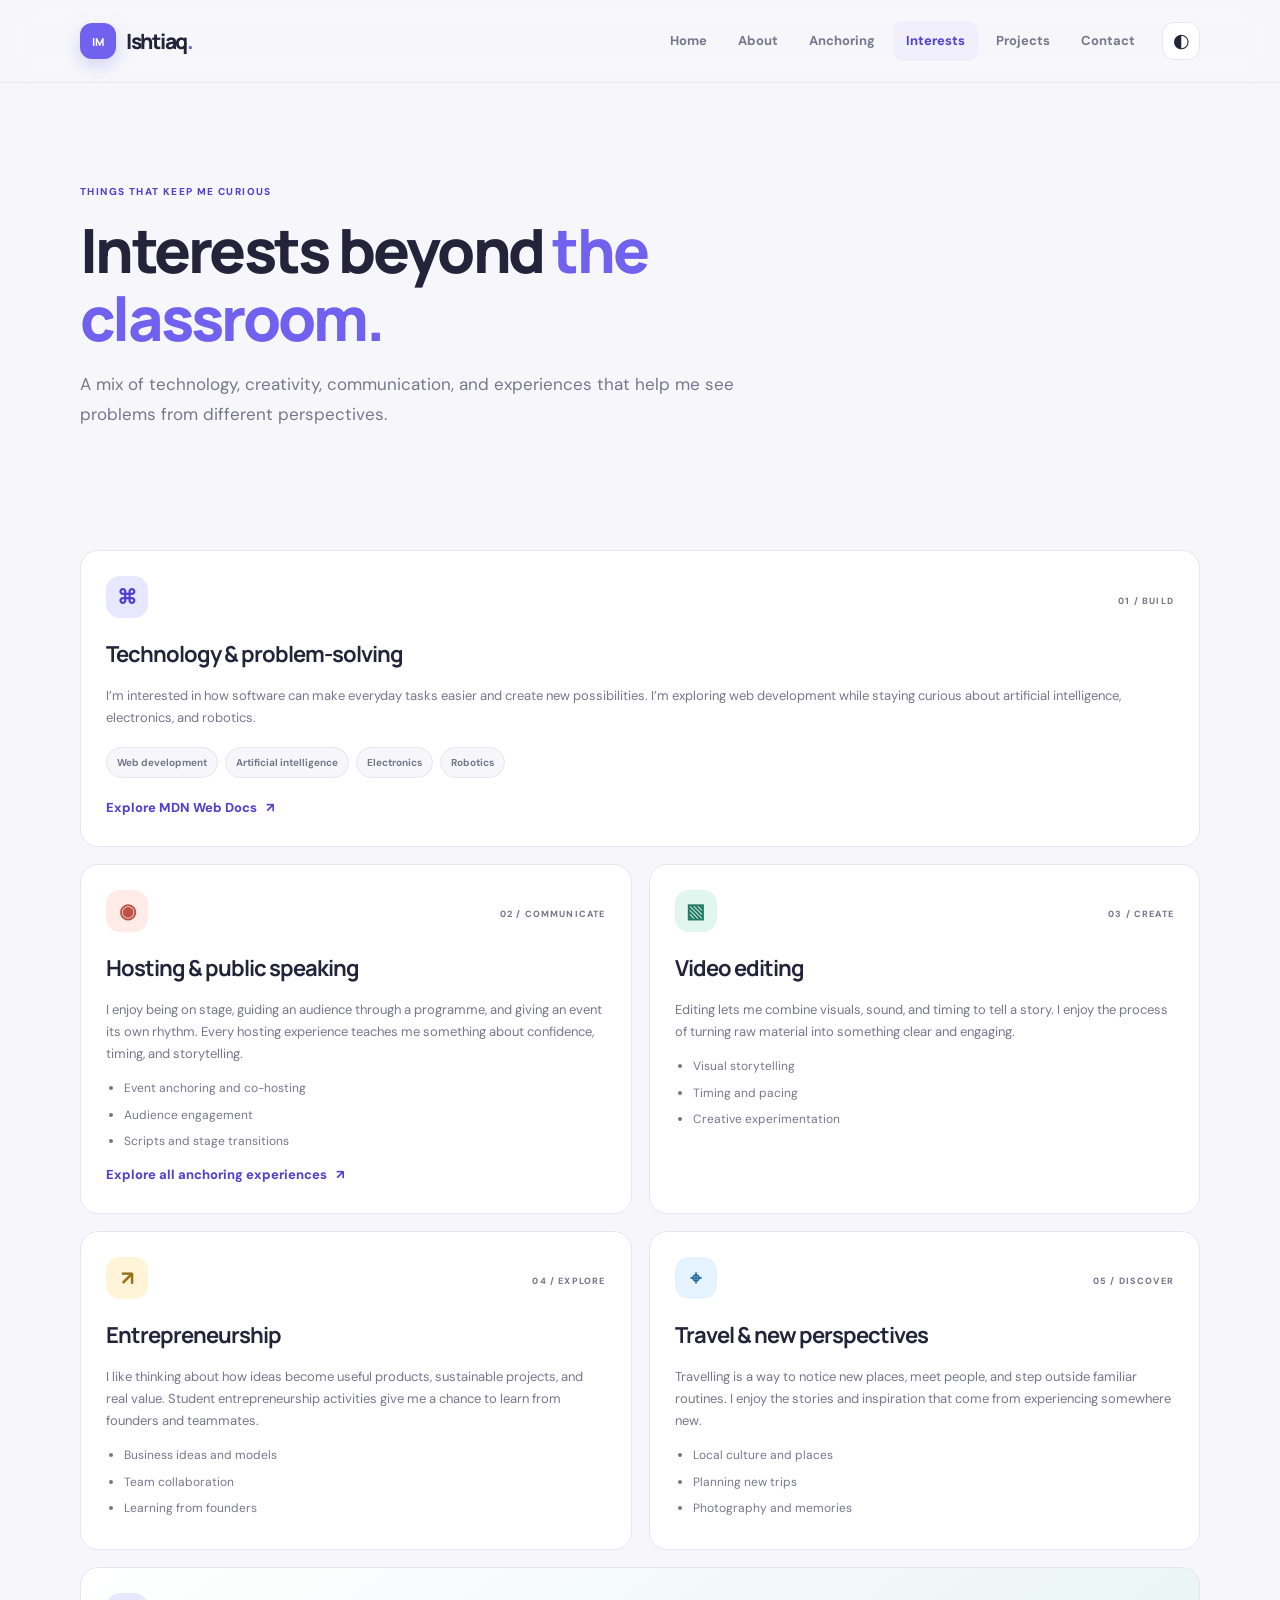
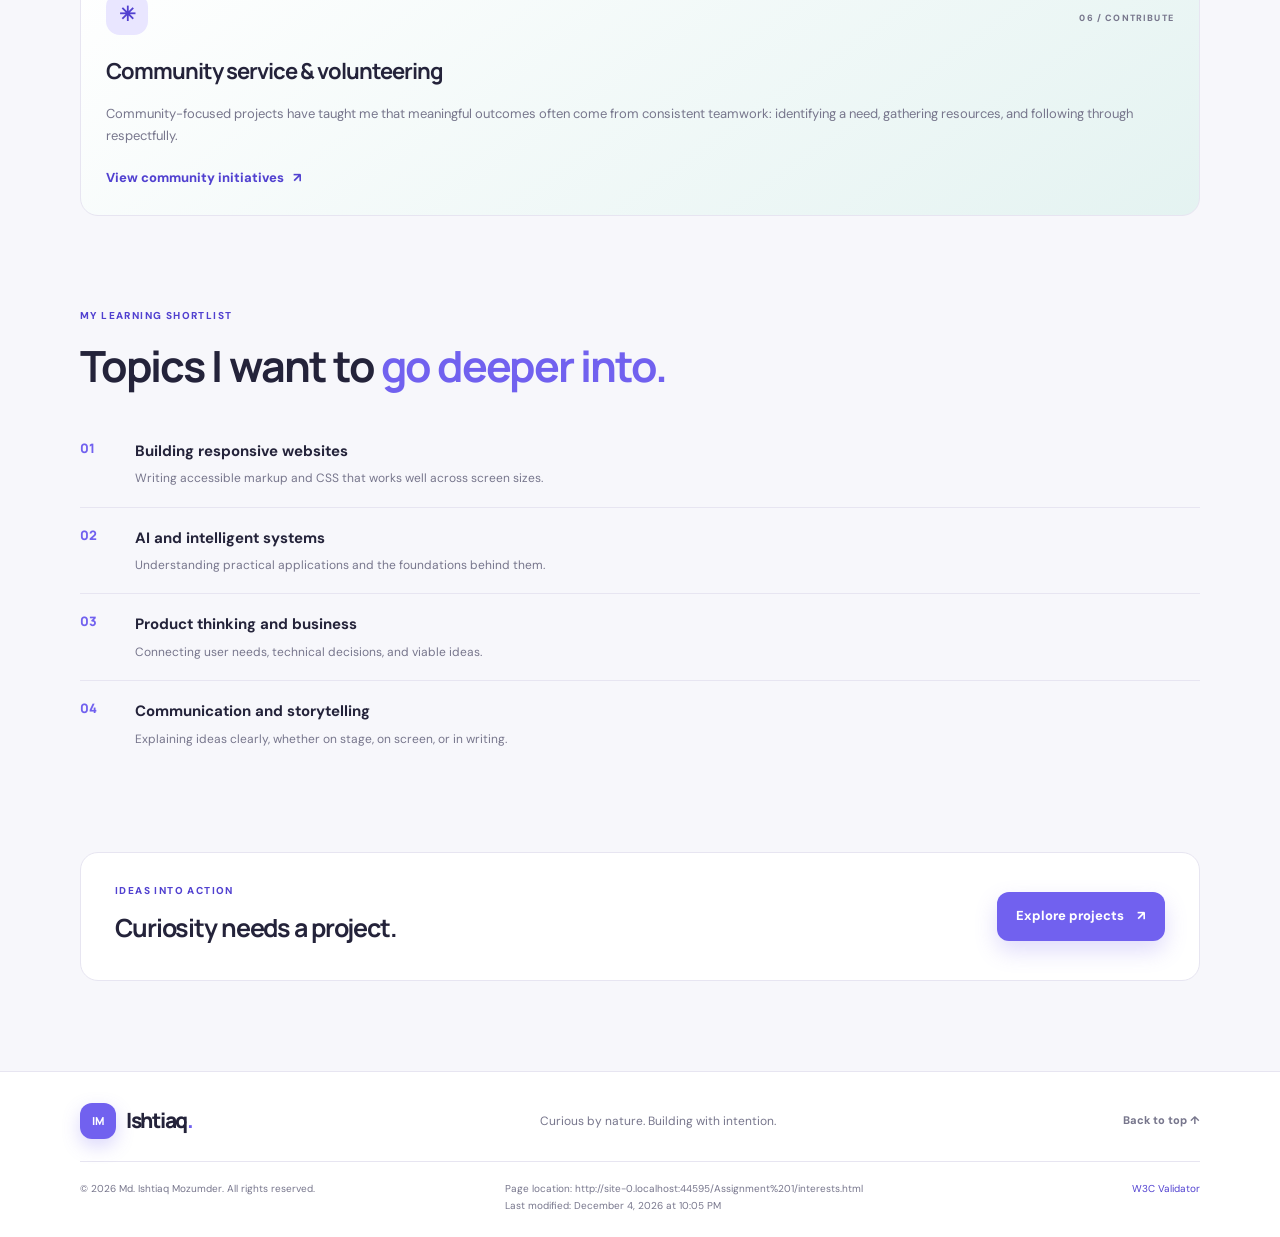
<file: Assignment 1/interests.html>
<!DOCTYPE html PUBLIC "-//W3C//DTD XHTML 1.0 Strict//EN" "http://www.w3.org/TR/xhtml1/DTD/xhtml1-strict.dtd">
<html xmlns="http://www.w3.org/1999/xhtml" xml:lang="en" lang="en">
<head>
  <meta http-equiv="Content-Type" content="text/html; charset=UTF-8" />
  <meta name="viewport" content="width=device-width, initial-scale=1.0" />
  <meta name="description" content="Explore Ishtiaq's interests in technology, hosting, video editing, entrepreneurship, travel, and community work." />
  <title>Interests | Ishtiaq Mozumder</title>
  <link rel="stylesheet" type="text/css" href="css/style.css" />
  <script type="text/javascript" src="js/script.js"></script>
</head>
<body>
  <div id="top" class="site-shell">
    <div id="site-header" class="site-header"><div class="container header-inner"><a class="brand" href="index.html"><span class="brand-mark">IM</span><span>Ishtiaq<span class="brand-dot">.</span></span></a><div class="header-actions"><div id="main-nav" class="main-nav"><a class="nav-link" href="index.html">Home</a><a class="nav-link" href="about.html">About</a><a class="nav-link" href="anchoring.html">Anchoring</a><a class="nav-link active" href="interests.html">Interests</a><a class="nav-link" href="projects.html">Projects</a><a class="nav-link" href="index.html#contact">Contact</a></div><button type="button" id="theme-toggle" class="theme-toggle" title="Toggle light and dark mode">◐</button></div></div></div>
    <div id="main-content" class="container inner-page">
      <div class="page-hero"><p class="eyebrow">THINGS THAT KEEP ME CURIOUS</p><h1>Interests beyond <span class="text-gradient">the classroom.</span></h1><p class="page-lead">A mix of technology, creativity, communication, and experiences that help me see problems from different perspectives.</p></div>
      <div class="interest-grid section-space">
        <div id="technology" class="interest-card interest-card-wide"><div class="interest-card-top"><span class="feature-icon">⌘</span><span class="card-kicker">01 / BUILD</span></div><h2>Technology &amp; problem-solving</h2><p>I’m interested in how software can make everyday tasks easier and create new possibilities. I’m exploring web development while staying curious about artificial intelligence, electronics, and robotics.</p><div class="tag-list"><span>Web development</span><span>Artificial intelligence</span><span>Electronics</span><span>Robotics</span></div><a class="text-link" href="https://developer.mozilla.org/">Explore MDN Web Docs <span>↗</span></a></div>
        <div id="hosting" class="interest-card"><div class="interest-card-top"><span class="feature-icon coral-icon">◉</span><span class="card-kicker">02 / COMMUNICATE</span></div><h2>Hosting &amp; public speaking</h2><p>I enjoy being on stage, guiding an audience through a programme, and giving an event its own rhythm. Every hosting experience teaches me something about confidence, timing, and storytelling.</p><ul class="clean-list"><li>Event anchoring and co-hosting</li><li>Audience engagement</li><li>Scripts and stage transitions</li></ul><a class="text-link" href="anchoring.html">Explore all anchoring experiences <span>↗</span></a></div>
        <div class="interest-card"><div class="interest-card-top"><span class="feature-icon mint-icon">▧</span><span class="card-kicker">03 / CREATE</span></div><h2>Video editing</h2><p>Editing lets me combine visuals, sound, and timing to tell a story. I enjoy the process of turning raw material into something clear and engaging.</p><ul class="clean-list"><li>Visual storytelling</li><li>Timing and pacing</li><li>Creative experimentation</li></ul></div>
        <div class="interest-card"><div class="interest-card-top"><span class="feature-icon yellow-icon">↗</span><span class="card-kicker">04 / EXPLORE</span></div><h2>Entrepreneurship</h2><p>I like thinking about how ideas become useful products, sustainable projects, and real value. Student entrepreneurship activities give me a chance to learn from founders and teammates.</p><ul class="clean-list"><li>Business ideas and models</li><li>Team collaboration</li><li>Learning from founders</li></ul></div>
        <div class="interest-card"><div class="interest-card-top"><span class="feature-icon blue-icon">⌖</span><span class="card-kicker">05 / DISCOVER</span></div><h2>Travel &amp; new perspectives</h2><p>Travelling is a way to notice new places, meet people, and step outside familiar routines. I enjoy the stories and inspiration that come from experiencing somewhere new.</p><ul class="clean-list"><li>Local culture and places</li><li>Planning new trips</li><li>Photography and memories</li></ul></div>
        <div class="interest-card interest-card-wide interest-card-community"><div class="interest-card-top"><span class="feature-icon">✳</span><span class="card-kicker">06 / CONTRIBUTE</span></div><h2>Community service &amp; volunteering</h2><p>Community-focused projects have taught me that meaningful outcomes often come from consistent teamwork: identifying a need, gathering resources, and following through respectfully.</p><a class="text-link" href="projects.html#community">View community initiatives <span>↗</span></a></div>
      </div>
      <div class="reading-list section-space"><div class="section-heading"><p class="eyebrow">MY LEARNING SHORTLIST</p><h2>Topics I want to <span class="text-gradient">go deeper into.</span></h2></div><ol class="numbered-list"><li><span class="list-number">01</span><div><strong>Building responsive websites</strong><p>Writing accessible markup and CSS that works well across screen sizes.</p></div></li><li><span class="list-number">02</span><div><strong>AI and intelligent systems</strong><p>Understanding practical applications and the foundations behind them.</p></div></li><li><span class="list-number">03</span><div><strong>Product thinking and business</strong><p>Connecting user needs, technical decisions, and viable ideas.</p></div></li><li><span class="list-number">04</span><div><strong>Communication and storytelling</strong><p>Explaining ideas clearly, whether on stage, on screen, or in writing.</p></div></li></ol></div>
      <div class="end-cta"><div><p class="eyebrow">IDEAS INTO ACTION</p><h2>Curiosity needs a project.</h2></div><a class="button button-primary" href="projects.html">Explore projects <span>↗</span></a></div>
    </div>
    <div id="site-footer" class="site-footer"><div class="container footer-top"><a class="brand footer-brand" href="index.html"><span class="brand-mark">IM</span><span>Ishtiaq<span class="brand-dot">.</span></span></a><p>Curious by nature. Building with intention.</p><a class="back-top" href="#top">Back to top ↑</a></div><div class="container footer-bottom"><p>&copy; <span id="copyright-year">2026</span> Md. Ishtiaq Mozumder. All rights reserved.</p><p class="page-tech-info">Page location: <span id="page-location">JavaScript loading…</span><br />Last modified: <span id="last-modified">JavaScript loading…</span></p><p class="validator-link"><a href="https://validator.w3.org/">W3C Validator</a></p></div></div>
  </div>
</body>
</html>
</file>
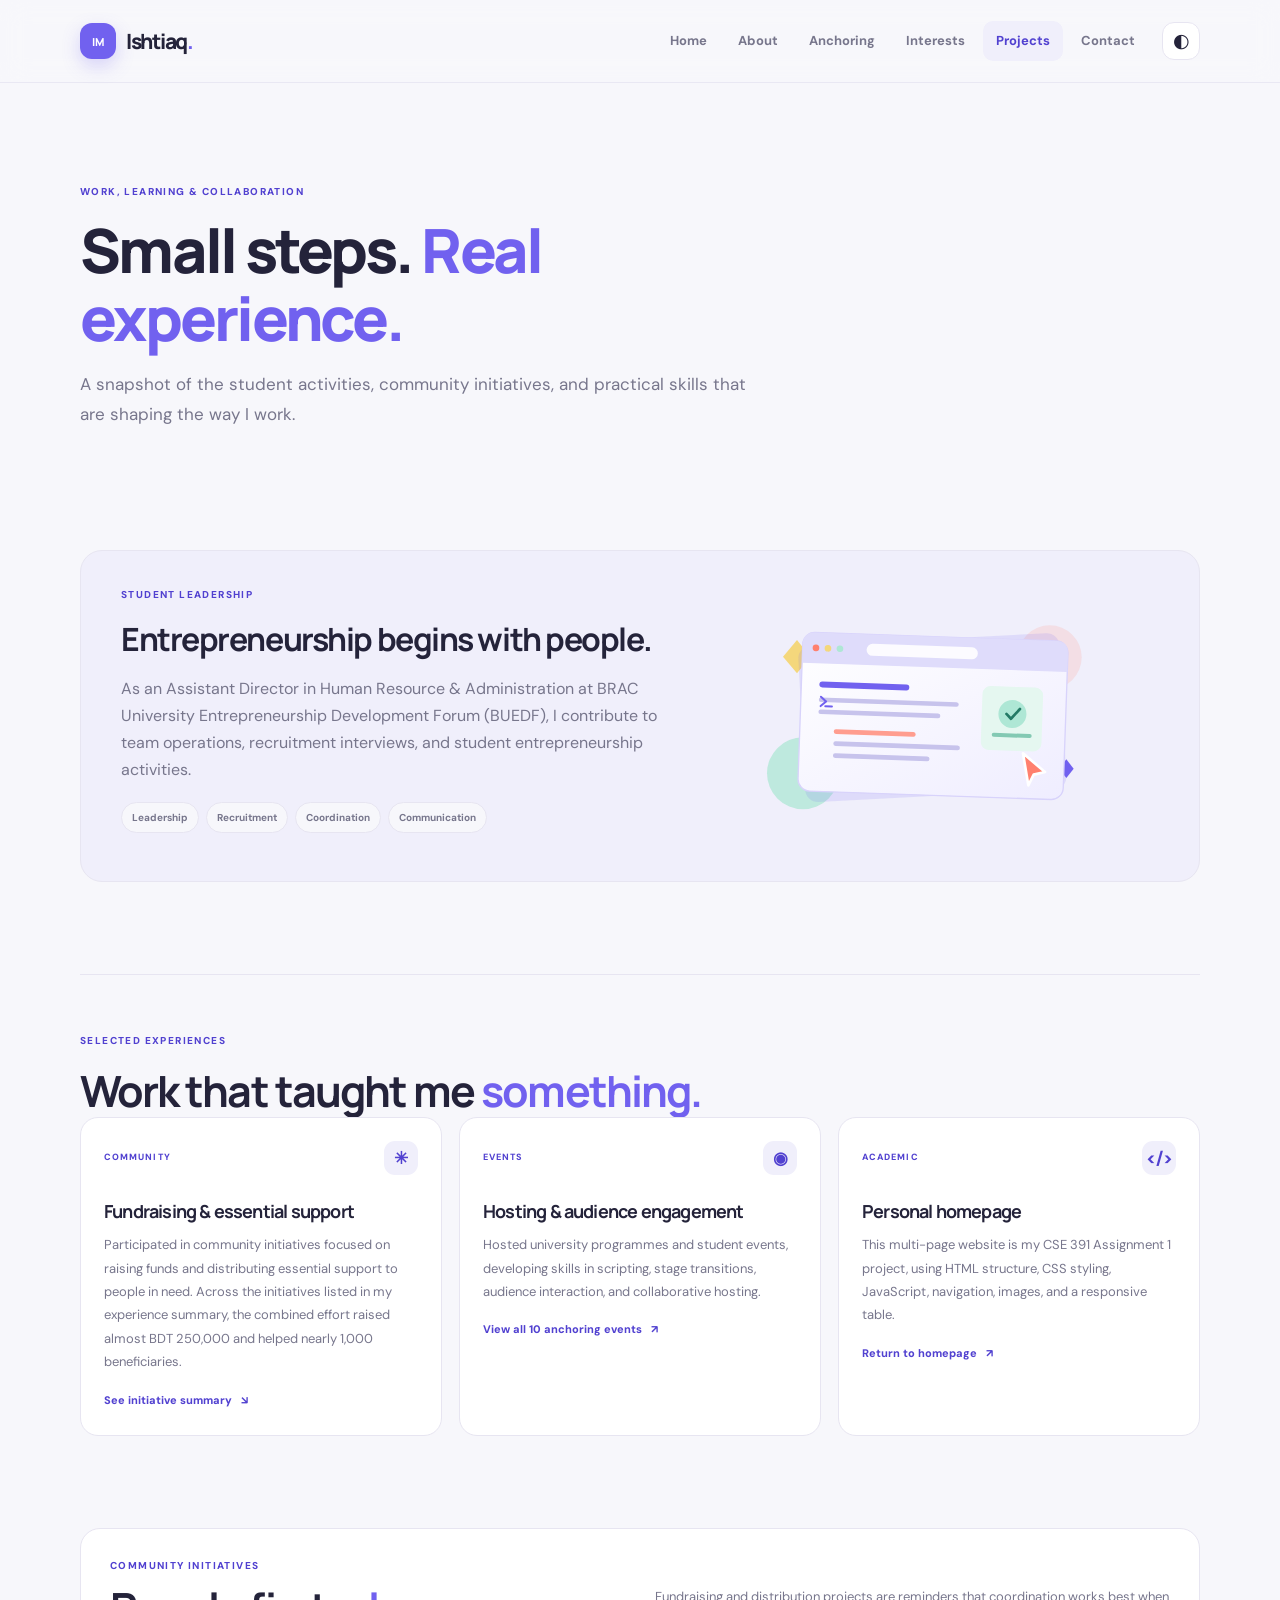
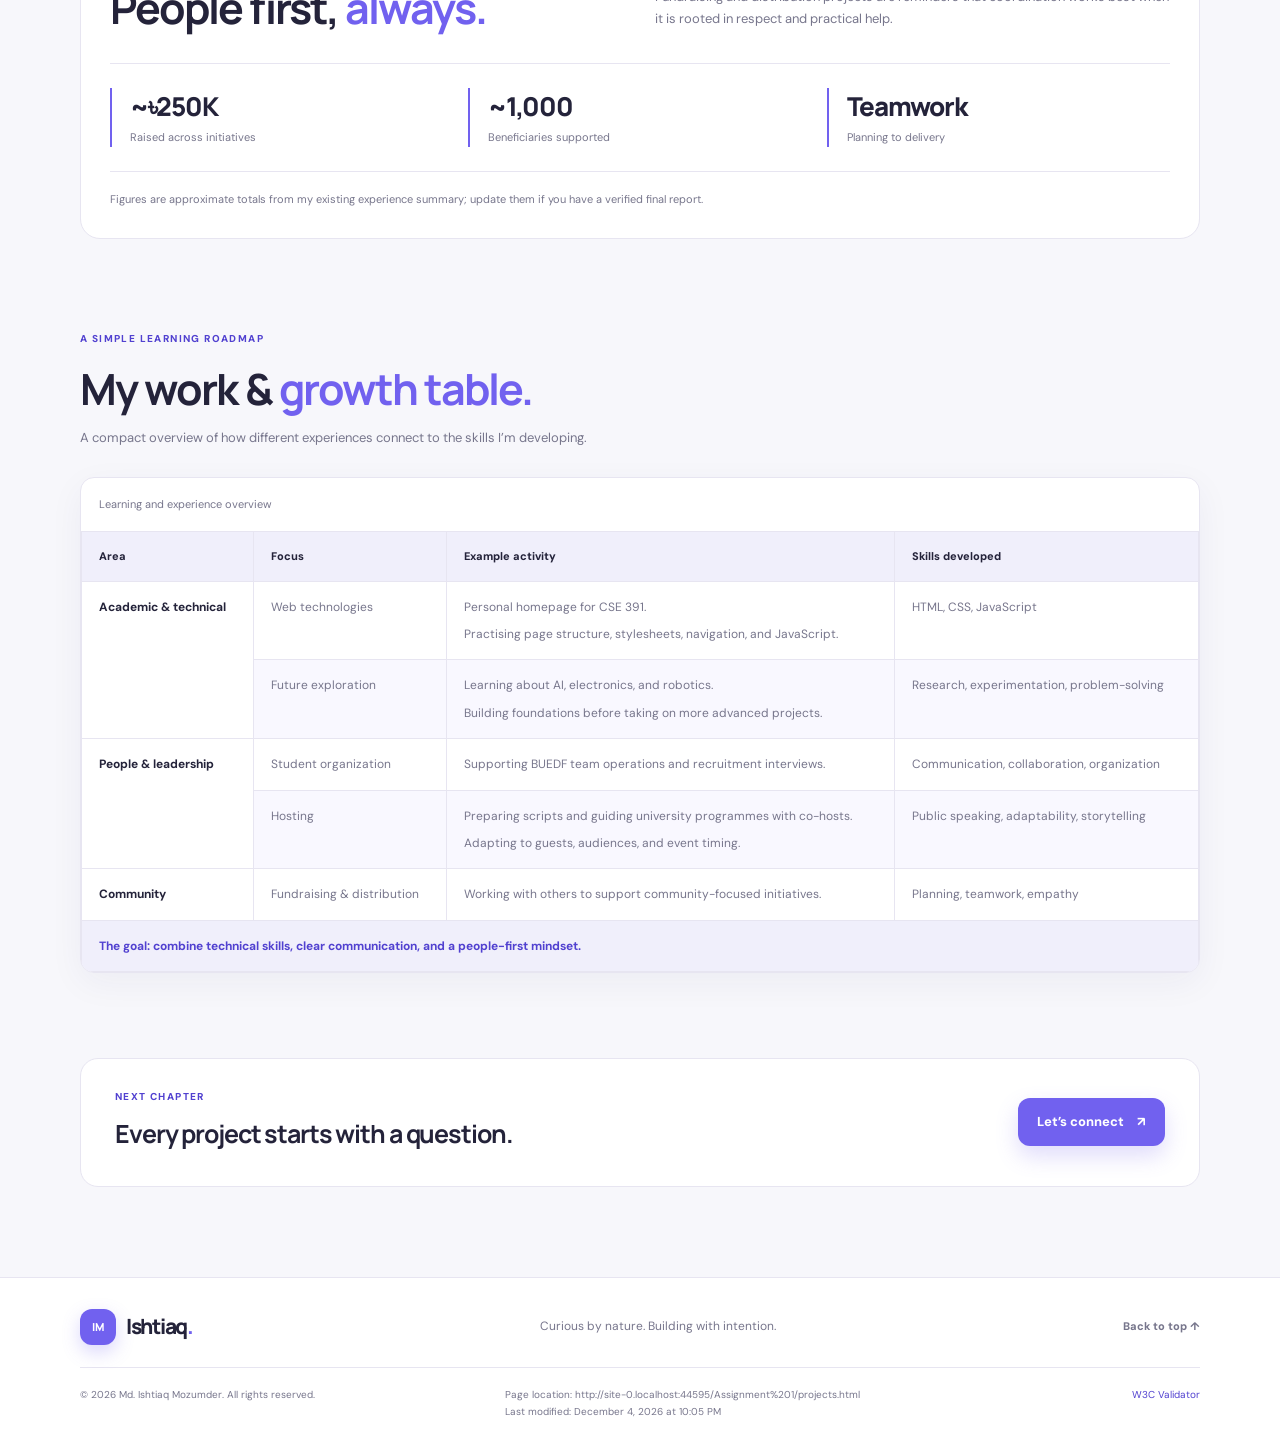
<file: Assignment 1/projects.html>
<!DOCTYPE html PUBLIC "-//W3C//DTD XHTML 1.0 Strict//EN" "http://www.w3.org/TR/xhtml1/DTD/xhtml1-strict.dtd">
<html xmlns="http://www.w3.org/1999/xhtml" xml:lang="en" lang="en">
<head>
  <meta http-equiv="Content-Type" content="text/html; charset=UTF-8" />
  <meta name="viewport" content="width=device-width, initial-scale=1.0" />
  <meta name="description" content="Selected learning, leadership, and community projects by Md. Ishtiaq Mozumder." />
  <title>Projects &amp; Experiences | Ishtiaq Mozumder</title>
  <link rel="stylesheet" type="text/css" href="css/style.css" />
  <script type="text/javascript" src="js/script.js"></script>
</head>
<body>
  <div id="top" class="site-shell">
    <div id="site-header" class="site-header"><div class="container header-inner"><a class="brand" href="index.html"><span class="brand-mark">IM</span><span>Ishtiaq<span class="brand-dot">.</span></span></a><div class="header-actions"><div id="main-nav" class="main-nav"><a class="nav-link" href="index.html">Home</a><a class="nav-link" href="about.html">About</a><a class="nav-link" href="anchoring.html">Anchoring</a><a class="nav-link" href="interests.html">Interests</a><a class="nav-link active" href="projects.html">Projects</a><a class="nav-link" href="index.html#contact">Contact</a></div><button type="button" id="theme-toggle" class="theme-toggle" title="Toggle light and dark mode">◐</button></div></div></div>
    <div id="main-content" class="container inner-page">
      <div class="page-hero"><p class="eyebrow">WORK, LEARNING &amp; COLLABORATION</p><h1>Small steps. <span class="text-gradient">Real experience.</span></h1><p class="page-lead">A snapshot of the student activities, community initiatives, and practical skills that are shaping the way I work.</p></div>
      <div class="project-feature section-space"><div class="project-feature-copy"><p class="eyebrow">STUDENT LEADERSHIP</p><h2>Entrepreneurship begins with people.</h2><p>As an Assistant Director in Human Resource &amp; Administration at BRAC University Entrepreneurship Development Forum (BUEDF), I contribute to team operations, recruitment interviews, and student entrepreneurship activities.</p><div class="tag-list"><span>Leadership</span><span>Recruitment</span><span>Coordination</span><span>Communication</span></div></div><div class="project-feature-art"><img src="images/web-illustration.svg" alt="Local illustration representing digital projects and collaboration" /></div></div>
      <div class="section-space section-divider"><div class="section-heading"><p class="eyebrow">SELECTED EXPERIENCES</p><h2>Work that taught me <span class="text-gradient">something.</span></h2></div><div class="project-grid"><div class="project-card"><div class="project-card-header"><span class="project-label">COMMUNITY</span><span class="project-icon">✳</span></div><h3>Fundraising &amp; essential support</h3><p>Participated in community initiatives focused on raising funds and distributing essential support to people in need. Across the initiatives listed in my experience summary, the combined effort raised almost BDT 250,000 and helped nearly 1,000 beneficiaries.</p><a class="text-link" href="#community">See initiative summary <span>↘</span></a></div><div class="project-card"><div class="project-card-header"><span class="project-label">EVENTS</span><span class="project-icon">◉</span></div><h3>Hosting &amp; audience engagement</h3><p>Hosted university programmes and student events, developing skills in scripting, stage transitions, audience interaction, and collaborative hosting.</p><a class="text-link" href="anchoring.html">View all 10 anchoring events <span>↗</span></a></div><div class="project-card"><div class="project-card-header"><span class="project-label">ACADEMIC</span><span class="project-icon">&lt;/&gt;</span></div><h3>Personal homepage</h3><p>This multi-page website is my CSE 391 Assignment 1 project, using HTML structure, CSS styling, JavaScript, navigation, images, and a responsive table.</p><a class="text-link" href="index.html">Return to homepage <span>↗</span></a></div></div></div>
      <div id="community" class="section-space community-block"><div class="community-head"><div><p class="eyebrow">COMMUNITY INITIATIVES</p><h2>People first, <span class="text-gradient">always.</span></h2></div><p>Fundraising and distribution projects are reminders that coordination works best when it is rooted in respect and practical help.</p></div><div class="community-stats"><div><strong>~৳250K</strong><span>Raised across initiatives</span></div><div><strong>~1,000</strong><span>Beneficiaries supported</span></div><div><strong>Teamwork</strong><span>Planning to delivery</span></div></div><p class="small-note">Figures are approximate totals from my existing experience summary; update them if you have a verified final report.</p></div>
      <div class="section-space table-section"><div class="section-heading"><p class="eyebrow">A SIMPLE LEARNING ROADMAP</p><h2>My work &amp; <span class="text-gradient">growth table.</span></h2><p class="section-subtitle">A compact overview of how different experiences connect to the skills I’m developing.</p></div><div class="table-wrap"><table class="responsive-table"><caption>Learning and experience overview</caption><thead><tr><th scope="col">Area</th><th scope="col">Focus</th><th scope="col">Example activity</th><th scope="col">Skills developed</th></tr></thead><tfoot><tr><td colspan="4">The goal: combine technical skills, clear communication, and a people-first mindset.</td></tr></tfoot><tbody><tr><td rowspan="2"><strong>Academic &amp; technical</strong></td><td>Web technologies</td><td><p>Personal homepage for CSE 391.</p><p>Practising page structure, stylesheets, navigation, and JavaScript.</p></td><td>HTML, CSS, JavaScript</td></tr><tr><td>Future exploration</td><td><p>Learning about AI, electronics, and robotics.</p><p>Building foundations before taking on more advanced projects.</p></td><td>Research, experimentation, problem-solving</td></tr><tr><td rowspan="2"><strong>People &amp; leadership</strong></td><td>Student organization</td><td><p>Supporting BUEDF team operations and recruitment interviews.</p></td><td>Communication, collaboration, organization</td></tr><tr><td>Hosting</td><td><p>Preparing scripts and guiding university programmes with co-hosts.</p><p>Adapting to guests, audiences, and event timing.</p></td><td>Public speaking, adaptability, storytelling</td></tr><tr><td><strong>Community</strong></td><td>Fundraising &amp; distribution</td><td><p>Working with others to support community-focused initiatives.</p></td><td>Planning, teamwork, empathy</td></tr></tbody></table></div></div>
      <div class="end-cta"><div><p class="eyebrow">NEXT CHAPTER</p><h2>Every project starts with a question.</h2></div><a class="button button-primary" href="index.html#contact">Let’s connect <span>↗</span></a></div>
    </div>
    <div id="site-footer" class="site-footer"><div class="container footer-top"><a class="brand footer-brand" href="index.html"><span class="brand-mark">IM</span><span>Ishtiaq<span class="brand-dot">.</span></span></a><p>Curious by nature. Building with intention.</p><a class="back-top" href="#top">Back to top ↑</a></div><div class="container footer-bottom"><p>&copy; <span id="copyright-year">2026</span> Md. Ishtiaq Mozumder. All rights reserved.</p><p class="page-tech-info">Page location: <span id="page-location">JavaScript loading…</span><br />Last modified: <span id="last-modified">JavaScript loading…</span></p><p class="validator-link"><a href="https://validator.w3.org/">W3C Validator</a></p></div></div>
  </div>
</body>
</html>
</file>
<file: Assignment 1/css/style.css>
@import url('https://fonts.googleapis.com/css2?family=DM+Sans:wght@400;500;600;700&family=Manrope:wght@400;500;600;700;800&display=swap');

:root {
  --bg: #f7f7fb;
  --surface: #ffffff;
  --surface-soft: #f0effb;
  --text: #24233a;
  --muted: #77768c;
  --border: #e7e5f1;
  --purple: #7161ef;
  --purple-dark: #5141d0;
  --coral: #ff806e;
  --mint: #aee7d5;
  --yellow: #f4d77c;
  --blue: #a9d6f7;
  --shadow: 0 18px 50px rgba(43, 36, 94, 0.09);
}

* { box-sizing: border-box; }
html { scroll-behavior: smooth; }
body { margin: 0; background: var(--bg); color: var(--text); font-family: 'DM Sans', Arial, sans-serif; font-size: 16px; line-height: 1.7; transition: background .25s ease, color .25s ease; }
img { max-width: 100%; height: auto; }
a { color: var(--purple-dark); text-decoration: none; transition: color .2s ease, opacity .2s ease; }
a:hover, a:focus { color: var(--coral); }
button, input, textarea { font: inherit; }
button:focus-visible, a:focus-visible, input:focus-visible, textarea:focus-visible { outline: 3px solid rgba(113, 97, 239, .42); outline-offset: 3px; }
.site-shell { min-height: 100vh; overflow: hidden; }
.container { width: min(1120px, calc(100% - 48px)); margin: 0 auto; }
.site-header { position: sticky; z-index: 30; top: 0; background: rgba(247, 247, 251, .88); border-bottom: 1px solid rgba(231, 229, 241, .85); backdrop-filter: blur(14px); }
.header-inner { min-height: 82px; display: flex; align-items: center; justify-content: space-between; gap: 24px; }
.brand { display: inline-flex; align-items: center; gap: 10px; color: var(--text); font: 800 21px/1 'Manrope', Arial, sans-serif; letter-spacing: -.06em; }
.brand:hover { color: var(--text); }
.brand-mark { width: 36px; height: 36px; display: inline-flex; align-items: center; justify-content: center; border-radius: 12px; color: #fff; background: var(--purple); font: 800 11px/1 'Manrope', Arial, sans-serif; letter-spacing: .02em; box-shadow: 0 7px 18px rgba(113, 97, 239, .25); }
.brand-dot { color: var(--purple); }
.header-actions { display: flex; align-items: center; gap: 14px; }
.main-nav { display: flex; align-items: center; gap: 5px; }
.nav-link { display: inline-flex; padding: 9px 13px; border-radius: 10px; color: var(--muted); font-size: 13px; font-weight: 700; }
.nav-link:hover, .nav-link.active { color: var(--purple-dark); background: var(--surface-soft); }
.theme-toggle { width: 38px; height: 38px; border: 1px solid var(--border); border-radius: 12px; background: var(--surface); color: var(--text); cursor: pointer; font-size: 19px; transition: transform .2s ease, background .2s ease; }
.theme-toggle:hover { transform: rotate(18deg); background: var(--surface-soft); }
.section-space { margin-top: 92px; }
.hero { display: grid; grid-template-columns: 1.12fr .88fr; align-items: center; gap: 45px; min-height: 560px; margin-top: 24px; }
.eyebrow { display: flex; align-items: center; gap: 9px; margin: 0 0 17px; color: var(--purple-dark); font-size: 10px; font-weight: 800; letter-spacing: .14em; line-height: 1.5; }
.status-dot { width: 8px; height: 8px; flex: 0 0 8px; border-radius: 50%; background: #65c8a5; box-shadow: 0 0 0 4px rgba(101, 200, 165, .14); }
h1, h2, h3, p { margin-top: 0; }
h1, h2, h3 { font-family: 'Manrope', Arial, sans-serif; letter-spacing: -.045em; }
h1 { margin-bottom: 22px; font-size: clamp(42px, 5.4vw, 68px); font-weight: 800; line-height: 1.12; }
h1 em, h2 em { color: var(--purple); font-style: normal; }
.text-gradient { color: var(--purple); }
.hero-summary { max-width: 565px; margin-bottom: 28px; color: var(--muted); font-size: 17px; line-height: 1.85; }
.hero-actions { display: flex; flex-wrap: wrap; align-items: center; gap: 12px; }
.button { display: inline-flex; align-items: center; justify-content: center; gap: 13px; min-height: 46px; padding: 12px 18px; border: 1px solid transparent; border-radius: 12px; font-size: 13px; font-weight: 800; cursor: pointer; transition: transform .2s ease, box-shadow .2s ease, background .2s ease; }
.button:hover { transform: translateY(-3px); }
.button-primary { color: #fff; background: var(--purple); box-shadow: 0 10px 22px rgba(113, 97, 239, .22); }
.button-primary:hover { color: #fff; background: var(--purple-dark); box-shadow: 0 14px 26px rgba(113, 97, 239, .28); }
.button-quiet { color: var(--text); background: transparent; border-color: var(--border); }
.button-quiet:hover { color: var(--purple-dark); background: var(--surface); }
.hero-meta { display: flex; flex-wrap: wrap; gap: 20px; margin-top: 29px; color: var(--muted); font-size: 12px; font-weight: 600; }
.meta-icon { padding-right: 6px; color: var(--purple); font-weight: 800; }
.hero-visual { position: relative; display: flex; align-items: center; justify-content: center; min-height: 465px; }
.visual-orbit { position: absolute; border: 1px solid rgba(113, 97, 239, .2); border-radius: 50%; transform: rotate(-20deg); }
.orbit-one { width: 390px; height: 270px; }
.orbit-two { width: 330px; height: 390px; transform: rotate(35deg); border-color: rgba(255, 128, 110, .22); }
.visual-card { position: relative; z-index: 2; width: 285px; overflow: hidden; border: 8px solid rgba(255,255,255,.8); border-radius: 26px; background: var(--surface); box-shadow: 0 25px 70px rgba(45, 37, 91, .19); transform: rotate(2.5deg); animation: float-card 5.5s ease-in-out infinite; }
.profile-image { display: block; width: 100%; height: 280px; object-fit: cover; background: var(--surface-soft); }
.profile-caption { padding: 15px 17px 18px; }
.profile-caption-label { display: block; margin-bottom: 7px; color: var(--purple); font-size: 9px; font-weight: 800; letter-spacing: .13em; }
.profile-caption strong { display: block; font: 700 15px/1.4 'Manrope', Arial, sans-serif; }
.caption-line { display: block; width: 45px; height: 4px; margin-top: 13px; border-radius: 5px; background: var(--coral); }
.floating-tag { position: absolute; z-index: 4; display: flex; align-items: center; gap: 10px; padding: 11px 14px; border: 1px solid rgba(255,255,255,.75); border-radius: 15px; background: var(--surface); box-shadow: var(--shadow); animation: bob 4.5s ease-in-out infinite; }
.floating-tag strong, .floating-tag small { display: block; line-height: 1.35; }
.floating-tag strong { font-size: 11px; }
.floating-tag small { margin-top: 2px; color: var(--muted); font-size: 10px; }
.tag-symbol { display: flex; align-items: center; justify-content: center; width: 34px; height: 34px; border-radius: 11px; color: var(--purple-dark); background: var(--surface-soft); font-weight: 800; }
.tag-code { top: 56px; left: -2px; }
.tag-idea { right: -2px; bottom: 55px; animation-delay: -2s; }
.tag-idea .tag-symbol { background: #fff0d5; color: #a57117; }
.decorative-star { position: absolute; color: var(--coral); }
.star-one { top: 38px; right: 55px; font-size: 31px; }
.star-two { bottom: 39px; left: 36px; color: var(--purple); font-size: 25px; }
.quick-stats { display: grid; grid-template-columns: repeat(4, 1fr); padding: 22px 0; border-top: 1px solid var(--border); border-bottom: 1px solid var(--border); }
.stat-item { display: flex; flex-direction: column; align-items: center; gap: 3px; padding: 7px 12px; border-right: 1px solid var(--border); text-align: center; }
.stat-item:last-child { border-right: 0; }
.stat-item strong { color: var(--purple); font: 800 25px/1.3 'Manrope', Arial, sans-serif; }
.stat-item span { color: var(--muted); font-size: 11px; font-weight: 600; }
.content-grid { display: grid; grid-template-columns: .85fr 1.15fr; gap: 65px; align-items: start; }
.section-heading h2, .work-copy h2, .contact-copy h2, .community-head h2 { margin-bottom: 0; font-size: clamp(30px, 3.5vw, 43px); line-height: 1.22; }
.intro-copy { color: var(--muted); }
.intro-copy p { margin-bottom: 17px; }
.intro-copy strong { color: var(--text); }
.text-link { display: inline-flex; align-items: center; gap: 9px; margin-top: 7px; font-size: 13px; font-weight: 800; }
.section-divider { padding-top: 58px; border-top: 1px solid var(--border); }
.section-heading-row { display: flex; align-items: end; justify-content: space-between; gap: 20px; margin-bottom: 29px; }
.section-heading-row .eyebrow { margin-bottom: 10px; }
.section-heading-row .text-link { margin-bottom: 5px; white-space: nowrap; }
.feature-grid { display: grid; grid-template-columns: repeat(3, 1fr); gap: 17px; }
.feature-card { position: relative; min-height: 268px; padding: 24px; border: 1px solid var(--border); border-radius: 19px; background: var(--surface); transition: transform .25s ease, box-shadow .25s ease; }
.feature-card:hover, .project-card:hover, .skill-card:hover, .interest-card:hover { transform: translateY(-5px); box-shadow: var(--shadow); }
.feature-purple { background: linear-gradient(145deg, var(--surface), var(--surface-soft)); }
.feature-coral { background: linear-gradient(145deg, var(--surface), rgba(255,128,110,.12)); }
.feature-mint { background: linear-gradient(145deg, var(--surface), rgba(174,231,213,.3)); }
.feature-icon { display: inline-flex; align-items: center; justify-content: center; width: 42px; height: 42px; margin-bottom: 22px; border-radius: 14px; color: var(--purple-dark); background: #e9e6ff; font-size: 20px; font-weight: 800; }
.coral-icon { color: #bd5346; background: #ffebe7; }
.mint-icon { color: #237a65; background: #e0f6ee; }
.yellow-icon { color: #98711c; background: #fff4d7; }
.blue-icon { color: #2a6da0; background: #e5f3ff; }
.card-kicker { margin-bottom: 9px; color: var(--muted); font-size: 9px; font-weight: 800; letter-spacing: .13em; }
.feature-card h3, .project-card h3, .skill-card h3 { margin-bottom: 10px; font-size: 18px; line-height: 1.35; }
.feature-card p:not(.card-kicker), .project-card p { margin-bottom: 0; color: var(--muted); font-size: 13px; line-height: 1.8; }
.card-arrow { position: absolute; right: 20px; bottom: 20px; display: flex; align-items: center; justify-content: center; width: 32px; height: 32px; border-radius: 50%; color: var(--purple-dark); background: var(--surface); font-weight: 800; }
.work-preview { display: grid; grid-template-columns: 1fr .95fr; align-items: center; gap: 50px; padding: 45px 48px; border: 1px solid var(--border); border-radius: 25px; background: var(--surface-soft); }
.work-copy h2 { margin-bottom: 18px; }
.work-copy p:not(.eyebrow) { max-width: 430px; margin-bottom: 24px; color: var(--muted); }
.work-art { position: relative; }
.work-art img { display: block; width: 100%; max-height: 270px; object-fit: contain; }
.art-note { position: absolute; right: 5px; bottom: 1px; padding: 9px 13px; border: 1px solid var(--border); border-radius: 11px; background: var(--surface); color: var(--text); font-size: 10px; font-weight: 800; box-shadow: var(--shadow); }
.art-note-dot { display: inline-block; width: 7px; height: 7px; margin-right: 7px; border-radius: 50%; background: #65c8a5; }
.quote-section { position: relative; padding: 62px 30px 58px; border-top: 1px solid var(--border); border-bottom: 1px solid var(--border); text-align: center; }
.quote-mark { display: block; height: 35px; color: var(--purple); font: 800 70px/.9 Georgia, serif; }
.quote-section blockquote { max-width: 720px; margin: 12px auto 12px; font: 700 clamp(23px, 3vw, 34px)/1.45 'Manrope', Arial, sans-serif; letter-spacing: -.04em; }
.quote-credit { margin-bottom: 5px; color: var(--purple-dark); font-size: 12px; font-weight: 800; }
.quote-note { margin-bottom: 0; color: var(--muted); font-size: 12px; }
.contact-section { display: grid; grid-template-columns: .9fr 1.1fr; gap: 65px; align-items: start; margin-bottom: 95px; }
.contact-copy h2 { margin-bottom: 18px; }
.contact-copy > p:not(.eyebrow):not(.contact-email):not(.small-note) { color: var(--muted); }
.contact-email { margin: 25px 0 3px; font-weight: 800; }
.contact-email span { padding-right: 7px; color: var(--purple); }
.small-note { color: var(--muted); font-size: 11px; }
.contact-form { padding: 27px; border: 1px solid var(--border); border-radius: 20px; background: var(--surface); box-shadow: var(--shadow); }
.form-heading h3 { margin-bottom: 5px; font-size: 20px; }
.form-heading p { color: var(--muted); font-size: 12px; }
.form-field { margin-bottom: 15px; }
.form-field label { display: block; margin-bottom: 7px; font-size: 12px; font-weight: 800; }
.form-field input, .form-field textarea { display: block; width: 100%; border: 1px solid var(--border); border-radius: 10px; padding: 11px 12px; background: var(--bg); color: var(--text); font-size: 13px; }
.form-field textarea { resize: vertical; }
.form-field input::placeholder, .form-field textarea::placeholder { color: #aaa8bc; }
.form-submit { width: 100%; border: 0; }
.form-feedback { margin: 12px 0 0; color: var(--muted); font-size: 10px; line-height: 1.5; }
.site-footer { padding: 31px 0 22px; border-top: 1px solid var(--border); background: var(--surface); }
.footer-top { display: flex; align-items: center; justify-content: space-between; gap: 20px; padding-bottom: 22px; }
.footer-top > p { margin: 0; color: var(--muted); font-size: 12px; }
.back-top { color: var(--muted); font-size: 11px; font-weight: 800; }
.footer-bottom { display: grid; grid-template-columns: 1fr 1.5fr auto; gap: 20px; padding-top: 18px; border-top: 1px solid var(--border); }
.footer-bottom p { margin: 0; color: var(--muted); font-size: 10px; }
.page-tech-info { overflow-wrap: anywhere; line-height: 1.75; }
.validator-link { text-align: right; }
.inner-page { padding-top: 48px; }
.page-hero { max-width: 810px; padding: 53px 0 28px; }
.page-hero h1 { max-width: 790px; margin-bottom: 16px; font-size: clamp(42px, 5vw, 61px); }
.page-lead { max-width: 690px; margin-bottom: 0; color: var(--muted); font-size: 17px; line-height: 1.8; }
.about-layout { display: grid; grid-template-columns: .75fr 1.25fr; gap: 62px; align-items: start; }
.about-portrait { position: sticky; top: 115px; padding: 14px; border: 1px solid var(--border); border-radius: 22px; background: var(--surface); box-shadow: var(--shadow); }
.about-portrait img { display: block; width: 100%; border-radius: 14px; }
.portrait-label { margin: 13px 3px 3px; color: var(--muted); font-size: 11px; font-weight: 700; }
.portrait-label .status-dot { display: inline-block; margin-right: 8px; vertical-align: middle; }
.about-story h2 { margin-bottom: 20px; font-size: 30px; line-height: 1.35; }
.about-story > p:not(.eyebrow) { color: var(--muted); }
.inline-callout { padding: 18px 20px; border-left: 3px solid var(--purple); border-radius: 0 12px 12px 0; background: var(--surface-soft); }
.inline-callout strong { font: 800 13px 'Manrope', Arial, sans-serif; }
.inline-callout p { margin: 5px 0 0; color: var(--muted); font-size: 13px; }
.timeline { max-width: 850px; margin-top: 30px; }
.timeline-item { position: relative; display: grid; grid-template-columns: 145px 1fr; gap: 25px; padding: 0 0 31px 24px; border-left: 1px solid var(--border); }
.timeline-item:last-child { padding-bottom: 0; border-left-color: transparent; }
.timeline-dot { position: absolute; top: 4px; left: -5px; width: 9px; height: 9px; border: 2px solid var(--bg); border-radius: 50%; background: var(--purple); box-shadow: 0 0 0 1px var(--purple); }
.timeline-date { color: var(--purple-dark); font-size: 9px; font-weight: 800; letter-spacing: .08em; }
.timeline-content h3 { margin-bottom: 4px; font-size: 17px; }
.timeline-org { margin-bottom: 9px; color: var(--muted); font-size: 12px; font-weight: 700; }
.timeline-content p:not(.timeline-org) { margin-bottom: 0; color: var(--muted); font-size: 13px; }
.skills-grid { display: grid; grid-template-columns: repeat(4, 1fr); gap: 14px; margin-top: 28px; }
.skill-card { padding: 21px; border: 1px solid var(--border); border-radius: 16px; background: var(--surface); transition: transform .25s ease, box-shadow .25s ease; }
.skill-number { display: block; margin-bottom: 23px; color: var(--purple); font: 800 12px 'Manrope', Arial, sans-serif; }
.skill-card h3 { font-size: 16px; }
.skill-card p { margin-bottom: 0; color: var(--muted); font-size: 12px; }
.end-cta { display: flex; align-items: center; justify-content: space-between; gap: 24px; margin: 85px 0 90px; padding: 30px 34px; border: 1px solid var(--border); border-radius: 18px; background: var(--surface); }
.end-cta .eyebrow { margin-bottom: 9px; }
.end-cta h2 { margin-bottom: 0; font-size: 25px; }
.interest-grid { display: grid; grid-template-columns: repeat(2, minmax(0, 1fr)); gap: 17px; }
.interest-card { padding: 25px; border: 1px solid var(--border); border-radius: 18px; background: var(--surface); transition: transform .25s ease, box-shadow .25s ease; }
.interest-card-wide { grid-column: span 2; }
.interest-card-top, .project-card-header { display: flex; align-items: center; justify-content: space-between; gap: 10px; }
.interest-card-top .feature-icon { margin-bottom: 18px; }
.interest-card h2 { margin-bottom: 12px; font-size: 22px; }
.interest-card p { color: var(--muted); font-size: 13px; }
.tag-list { display: flex; flex-wrap: wrap; gap: 7px; margin: 18px 0 12px; }
.tag-list span { display: inline-flex; padding: 6px 10px; border: 1px solid var(--border); border-radius: 999px; color: var(--muted); background: var(--bg); font-size: 10px; font-weight: 700; }
.clean-list { margin: 13px 0 0; padding-left: 18px; color: var(--muted); font-size: 12px; }
.clean-list li { margin: 6px 0; }
.interest-card-community { background: linear-gradient(145deg, var(--surface), rgba(174,231,213,.26)); }
.numbered-list { margin: 28px 0 0; padding: 0; list-style: none; }
.numbered-list li { display: flex; gap: 19px; padding: 18px 0; border-bottom: 1px solid var(--border); }
.numbered-list li:last-child { border-bottom: 0; }
.list-number { flex: 0 0 36px; color: var(--purple); font: 800 13px 'Manrope', Arial, sans-serif; }
.numbered-list strong { display: block; margin-bottom: 4px; font-size: 15px; }
.numbered-list p { margin-bottom: 0; color: var(--muted); font-size: 12px; }
.project-feature { display: grid; grid-template-columns: 1.1fr .9fr; align-items: center; gap: 35px; padding: 36px 40px; border: 1px solid var(--border); border-radius: 22px; background: var(--surface-soft); }
.project-feature h2 { margin-bottom: 16px; font-size: 32px; line-height: 1.25; }
.project-feature-copy > p:not(.eyebrow) { max-width: 580px; margin-bottom: 0; color: var(--muted); }
.project-feature-art img { display: block; width: 100%; max-height: 220px; object-fit: contain; }
.project-grid { display: grid; grid-template-columns: repeat(3, 1fr); gap: 17px; }
.project-card { min-height: 300px; padding: 23px; border: 1px solid var(--border); border-radius: 18px; background: var(--surface); transition: transform .25s ease, box-shadow .25s ease; }
.project-label { color: var(--purple-dark); font-size: 9px; font-weight: 800; letter-spacing: .12em; }
.project-icon { display: inline-flex; align-items: center; justify-content: center; width: 34px; height: 34px; border-radius: 11px; color: var(--purple-dark); background: var(--surface-soft); font-size: 17px; font-weight: 800; }
.project-card h3 { margin-top: 24px; }
.project-card .text-link { margin-top: 17px; font-size: 11px; }
.community-block { padding: 29px; border: 1px solid var(--border); border-radius: 20px; background: var(--surface); }
.community-head { display: grid; grid-template-columns: 1fr 1fr; align-items: end; gap: 30px; }
.community-head .eyebrow { margin-bottom: 9px; }
.community-head > p { margin-bottom: 4px; color: var(--muted); font-size: 13px; }
.community-stats { display: grid; grid-template-columns: repeat(3, 1fr); gap: 15px; margin: 29px 0 18px; padding: 24px 0; border-top: 1px solid var(--border); border-bottom: 1px solid var(--border); }
.community-stats div { display: flex; flex-direction: column; gap: 4px; padding-left: 18px; border-left: 2px solid var(--purple); }
.community-stats strong { font: 800 26px 'Manrope', Arial, sans-serif; letter-spacing: -.05em; }
.community-stats span { color: var(--muted); font-size: 11px; }
.community-block .small-note { margin: 0; }
.section-subtitle { margin: 12px 0 0; color: var(--muted); font-size: 13px; }
.table-wrap { width: 100%; margin-top: 28px; overflow-x: auto; border: 1px solid var(--border); border-radius: 14px; background: var(--surface); box-shadow: 0 10px 35px rgba(43,36,94,.05); }
.responsive-table { width: 100%; min-width: 710px; border-collapse: collapse; border-spacing: 0; text-align: left; }
.responsive-table caption { padding: 17px 18px; color: var(--muted); text-align: left; font-size: 11px; }
.responsive-table th, .responsive-table td { padding: 15px 17px; border: 1px solid var(--border); vertical-align: top; font-size: 12px; }
.responsive-table th { color: var(--text); background: var(--surface-soft); font-size: 11px; font-weight: 800; }
.responsive-table td { color: var(--muted); }
.responsive-table td strong { color: var(--text); }
.responsive-table td p { margin: 0 0 7px; }
.responsive-table td p:last-child { margin-bottom: 0; }
.responsive-table tbody tr:nth-child(even) { background: rgba(113, 97, 239, .045); }
.responsive-table tbody tr { transition: background .2s ease; }
.responsive-table tbody tr:hover { background: rgba(113, 97, 239, .11); }
.responsive-table tfoot td { color: var(--purple-dark); background: var(--surface-soft); font-weight: 700; }
@keyframes float-card { 0%, 100% { transform: translateY(0) rotate(2.5deg); } 50% { transform: translateY(-9px) rotate(1deg); } }
@keyframes bob { 0%, 100% { transform: translateY(0); } 50% { transform: translateY(-8px); } }
@media (max-width: 900px) {
  .container { width: min(100% - 36px, 760px); }
  .header-inner { align-items: flex-start; padding: 19px 0; }
  .header-actions { align-items: center; }
  .main-nav { flex-wrap: wrap; justify-content: flex-end; }
  .nav-link { padding: 7px 9px; font-size: 12px; }
  .hero { grid-template-columns: 1fr 0.8fr; gap: 20px; min-height: 510px; }
  .hero-visual { transform: scale(.88); }
  .content-grid, .contact-section { gap: 35px; }
  .work-preview { padding: 35px; gap: 25px; }
  .feature-card { padding: 19px; }
  .skills-grid { grid-template-columns: repeat(2, 1fr); }
  .project-grid { grid-template-columns: repeat(2, 1fr); }
  .project-card:last-child { grid-column: span 2; min-height: auto; }
}
@media (max-width: 650px) {
  .container { width: calc(100% - 30px); }
  .header-inner { min-height: auto; flex-direction: column; align-items: stretch; gap: 13px; }
  .header-actions { justify-content: space-between; gap: 7px; }
  .main-nav { justify-content: flex-start; gap: 2px; }
  .nav-link { padding: 7px 8px; font-size: 11px; }
  .theme-toggle { flex: 0 0 36px; width: 36px; height: 36px; }
  .hero { display: flex; flex-direction: column; align-items: stretch; gap: 0; margin-top: 35px; }
  .hero-copy { order: 1; }
  .hero-visual { order: 0; min-height: 340px; margin: 0 -20px 22px; transform: scale(.83); }
  h1 { font-size: clamp(40px, 12vw, 58px); }
  .hero-summary { font-size: 15px; }
  .hero-meta { gap: 12px; }
  .quick-stats { grid-template-columns: repeat(2, 1fr); }
  .stat-item:nth-child(2) { border-right: 0; }
  .stat-item:nth-child(-n+2) { border-bottom: 1px solid var(--border); }
  .content-grid, .contact-section, .about-layout, .work-preview, .project-feature, .community-head { grid-template-columns: 1fr; }
  .section-space { margin-top: 67px; }
  .content-grid { gap: 24px; }
  .section-heading-row { align-items: flex-start; flex-direction: column; }
  .feature-grid { grid-template-columns: 1fr; }
  .feature-card { min-height: 230px; }
  .work-preview { padding: 26px; }
  .work-art { max-width: 390px; margin: 0 auto; }
  .quote-section { padding: 45px 10px; }
  .contact-section { gap: 27px; margin-bottom: 65px; }
  .contact-form { padding: 21px; }
  .footer-top { flex-wrap: wrap; }
  .footer-top > p { order: 3; flex-basis: 100%; }
  .footer-bottom { grid-template-columns: 1fr; gap: 12px; }
  .validator-link { text-align: left; }
  .inner-page { padding-top: 18px; }
  .page-hero { padding: 40px 0 10px; }
  .page-lead { font-size: 15px; }
  .about-portrait { position: static; max-width: 360px; margin: 0 auto; }
  .about-layout { gap: 30px; }
  .timeline-item { grid-template-columns: 1fr; gap: 6px; }
  .skills-grid { gap: 10px; }
  .skill-card { padding: 17px; }
  .end-cta { align-items: flex-start; flex-direction: column; margin: 65px 0; padding: 25px; }
  .interest-grid { grid-template-columns: 1fr; }
  .interest-card-wide { grid-column: auto; }
  .interest-card { padding: 21px; }
  .project-feature { padding: 25px; }
  .project-feature-art { max-width: 350px; margin: 0 auto; }
  .project-grid { grid-template-columns: 1fr; }
  .project-card:last-child { grid-column: auto; }
  .community-block { padding: 22px; }
  .community-stats { grid-template-columns: 1fr; gap: 20px; }
  .community-stats div { padding-left: 13px; }
}
@media (prefers-reduced-motion: reduce) {
  *, *::before, *::after { scroll-behavior: auto !important; animation-duration: .01ms !important; animation-iteration-count: 1 !important; transition-duration: .01ms !important; }
}

body.dark-mode {
  --bg: #171623;
  --surface: #211f30;
  --surface-soft: #2a2740;
  --text: #f3f1ff;
  --muted: #b2aec8;
  --border: #38344d;
  --purple: #9a8dff;
  --purple-dark: #b6adff;
  --shadow: 0 18px 50px rgba(0, 0, 0, .24);
}
body.dark-mode .site-header { background: rgba(23, 22, 35, .88); border-bottom-color: var(--border); }
body.dark-mode .profile-image { background: #2b2940; }
body.dark-mode .brand-mark { color: #171623; }
body.dark-mode .tag-idea .tag-symbol { color: #ffd17a; background: #483a29; }
body.dark-mode .feature-card, body.dark-mode .project-card, body.dark-mode .skill-card, body.dark-mode .interest-card { background-color: var(--surface); }
body.dark-mode .feature-purple { background: linear-gradient(145deg, var(--surface), #302b4e); }
body.dark-mode .feature-coral { background: linear-gradient(145deg, var(--surface), #3b2a37); }
body.dark-mode .feature-mint, body.dark-mode .interest-card-community { background: linear-gradient(145deg, var(--surface), #263c3c); }
body.dark-mode .coral-icon { color: #ffab9e; background: #4a2e37; }
body.dark-mode .mint-icon { color: #a9ead4; background: #233e3a; }
body.dark-mode .yellow-icon { color: #ffe19a; background: #423a29; }
body.dark-mode .blue-icon { color: #a8d9ff; background: #233549; }
body.dark-mode .form-field input, body.dark-mode .form-field textarea { background: #191827; }
body.dark-mode .responsive-table tbody tr:nth-child(even) { background: rgba(154, 141, 255, .07); }
body.dark-mode .responsive-table tbody tr:hover { background: rgba(154, 141, 255, .15); }

/* Categorized link directory on the homepage */
.resource-grid { display: grid; grid-template-columns: repeat(3, minmax(0, 1fr)); gap: 16px; margin-top: 25px; }
.resource-card { padding: 23px; border: 1px solid var(--border); border-radius: 17px; background: var(--surface); transition: transform .25s ease, box-shadow .25s ease; }
.resource-card:hover { transform: translateY(-4px); box-shadow: var(--shadow); }
.resource-card h3 { margin-bottom: 14px; font-size: 17px; }
.resource-list { margin: 0; padding: 0; list-style: none; }
.resource-list li { border-top: 1px solid var(--border); }
.resource-list a { display: flex; align-items: center; justify-content: space-between; gap: 12px; padding: 10px 0; color: var(--muted); font-size: 11px; font-weight: 700; }
.resource-list a span { color: var(--purple); font-weight: 800; }
.resource-list a:hover { color: var(--purple-dark); }
@media (max-width: 900px) { .resource-grid { grid-template-columns: repeat(2, minmax(0, 1fr)); } }
@media (max-width: 650px) { .resource-grid { grid-template-columns: 1fr; } }

/* ==========================================================================
   Anchoring & Hosting Experience Styles
   ========================================================================== */

/* Experience Stats Banner */
.anchoring-stats {
  display: grid;
  grid-template-columns: repeat(4, 1fr);
  gap: 16px;
  padding: 26px 0;
  margin-top: 32px;
  border-top: 1px solid var(--border);
  border-bottom: 1px solid var(--border);
}
.anchoring-stat-item {
  display: flex;
  flex-direction: column;
  align-items: center;
  text-align: center;
  gap: 4px;
  padding: 6px 14px;
  border-right: 1px solid var(--border);
}
.anchoring-stat-item:last-child {
  border-right: none;
}
.anchoring-stat-item strong {
  font: 800 clamp(24px, 3vw, 32px)/1.2 'Manrope', Arial, sans-serif;
  color: var(--purple);
  letter-spacing: -.03em;
}
.anchoring-stat-item span {
  color: var(--muted);
  font-size: 12px;
  font-weight: 600;
}

/* Quick Filter / Jump Bar */
.anchoring-filter-bar {
  display: flex;
  flex-wrap: wrap;
  align-items: center;
  gap: 10px;
  margin: 36px 0 24px;
  padding: 12px 18px;
  background: var(--surface);
  border: 1px solid var(--border);
  border-radius: 14px;
}
.filter-label {
  font-size: 11px;
  font-weight: 800;
  letter-spacing: .08em;
  color: var(--muted);
  margin-right: 6px;
}
.filter-pill {
  padding: 6px 14px;
  border-radius: 999px;
  background: var(--surface-soft);
  color: var(--purple-dark);
  font-size: 11px;
  font-weight: 700;
  cursor: pointer;
  border: 1px solid transparent;
  transition: all .2s ease;
}
.filter-pill:hover, .filter-pill.active {
  background: var(--purple);
  color: #ffffff;
}

/* Alternating Experience List */
.anchoring-showcase {
  display: flex;
  flex-direction: column;
  gap: 46px;
  margin-top: 36px;
}

.anchoring-item {
  display: grid;
  grid-template-columns: 1fr 1.15fr;
  align-items: center;
  gap: 50px;
  padding: 36px 40px;
  border: 1px solid var(--border);
  border-radius: 26px;
  background: var(--surface);
  box-shadow: 0 10px 32px rgba(43, 36, 94, 0.05);
  transition: transform .25s ease, box-shadow .25s ease, border-color .25s ease;
  position: relative;
}

.anchoring-item:hover {
  transform: translateY(-5px);
  box-shadow: var(--shadow);
  border-color: rgba(113, 97, 239, 0.35);
}

/* Odd items (1, 3, 5, 7, 9): Pic LEFT, Description RIGHT */
.anchoring-item .anchoring-media {
  order: 1;
}
.anchoring-item .anchoring-content {
  order: 2;
}

/* Even items (2, 4, 6, 8, 10): Description LEFT, Pic RIGHT */
.anchoring-item.item-reverse {
  grid-template-columns: 1.15fr 1fr;
}
.anchoring-item.item-reverse .anchoring-media {
  order: 2;
}
.anchoring-item.item-reverse .anchoring-content {
  order: 1;
}

/* Media Card Styling */
.anchoring-media {
  position: relative;
  width: 100%;
}
.media-frame {
  position: relative;
  width: 100%;
  border-radius: 20px;
  overflow: hidden;
  border: 1px solid var(--border);
  background: var(--surface-soft);
  box-shadow: 0 12px 30px rgba(43, 36, 94, 0.08);
  aspect-ratio: 16 / 10;
  display: flex;
  align-items: center;
  justify-content: center;
}
.anchoring-img {
  display: block;
  width: 100%;
  height: 100%;
  object-fit: cover;
  transition: transform .4s ease;
}
.anchoring-item:hover .anchoring-img {
  transform: scale(1.03);
}
.media-badge {
  position: absolute;
  top: 14px;
  left: 14px;
  display: inline-flex;
  align-items: center;
  gap: 6px;
  padding: 6px 12px;
  border-radius: 999px;
  background: rgba(255, 255, 255, 0.92);
  backdrop-filter: blur(8px);
  font-size: 10px;
  font-weight: 800;
  letter-spacing: .08em;
  color: var(--purple-dark);
  box-shadow: 0 4px 14px rgba(0, 0, 0, 0.1);
  border: 1px solid rgba(255, 255, 255, 0.6);
}
.media-badge .badge-dot {
  width: 6px;
  height: 6px;
  border-radius: 50%;
  background: var(--coral);
}
.media-caption-bar {
  position: absolute;
  bottom: 0;
  left: 0;
  right: 0;
  padding: 10px 16px;
  background: linear-gradient(180deg, transparent, rgba(23, 22, 35, 0.82));
  color: #ffffff;
  font-size: 11px;
  font-weight: 600;
  display: flex;
  align-items: center;
  justify-content: space-between;
}
.media-caption-bar span {
  opacity: 0.95;
}

/* Content Column Styling */
.anchoring-meta {
  display: flex;
  align-items: center;
  gap: 10px;
  margin-bottom: 12px;
}
.anchoring-serial {
  display: inline-flex;
  align-items: center;
  justify-content: center;
  width: 32px;
  height: 32px;
  border-radius: 10px;
  background: var(--surface-soft);
  color: var(--purple);
  font: 800 13px/1 'Manrope', Arial, sans-serif;
  letter-spacing: -.02em;
}
.anchoring-tag {
  color: var(--purple-dark);
  font-size: 10px;
  font-weight: 800;
  letter-spacing: .12em;
}
.anchoring-term {
  margin-left: auto;
  color: var(--muted);
  font-size: 11px;
  font-weight: 700;
}
.anchoring-content h3 {
  margin: 0 0 8px;
  font-size: clamp(22px, 2.4vw, 28px);
  line-height: 1.25;
  color: var(--text);
}
.anchoring-role-badge {
  display: inline-flex;
  align-items: center;
  gap: 6px;
  margin-bottom: 14px;
  padding: 4px 11px;
  border-radius: 8px;
  background: rgba(113, 97, 239, 0.1);
  color: var(--purple-dark);
  font-size: 11px;
  font-weight: 800;
}
.anchoring-role-badge::before {
  content: "🎤";
  font-size: 12px;
}
.anchoring-desc {
  color: var(--muted);
  font-size: 14px;
  line-height: 1.8;
  margin-bottom: 16px;
}
.anchoring-takeaway {
  padding: 12px 16px;
  margin-bottom: 16px;
  border-left: 3px solid var(--purple);
  background: var(--surface-soft);
  border-radius: 0 10px 10px 0;
  font-size: 12px;
  font-style: italic;
  color: var(--text);
  line-height: 1.6;
}

/* Toolkit / Competencies Grid */
.toolkit-grid {
  display: grid;
  grid-template-columns: repeat(4, 1fr);
  gap: 16px;
  margin-top: 26px;
}
.toolkit-card {
  padding: 24px;
  border: 1px solid var(--border);
  border-radius: 18px;
  background: var(--surface);
  transition: transform .25s ease, box-shadow .25s ease;
}
.toolkit-card:hover {
  transform: translateY(-4px);
  box-shadow: var(--shadow);
}
.toolkit-icon {
  display: inline-flex;
  align-items: center;
  justify-content: center;
  width: 44px;
  height: 44px;
  border-radius: 14px;
  font-size: 20px;
  margin-bottom: 18px;
  color: var(--purple-dark);
  background: var(--surface-soft);
}
.toolkit-icon.coral-bg { color: #bd5346; background: #ffebe7; }
.toolkit-icon.mint-bg { color: #237a65; background: #e0f6ee; }
.toolkit-icon.yellow-bg { color: #98711c; background: #fff4d7; }
.toolkit-card h3 {
  font-size: 16px;
  margin-bottom: 8px;
}
.toolkit-card p {
  color: var(--muted);
  font-size: 12px;
  line-height: 1.7;
  margin: 0;
}

/* Responsive adjustments for anchoring */
@media (max-width: 900px) {
  .anchoring-stats { grid-template-columns: repeat(2, 1fr); }
  .anchoring-stat-item:nth-child(2) { border-right: none; }
  .anchoring-stat-item:nth-child(-n+2) { border-bottom: 1px solid var(--border); padding-bottom: 12px; }
  .anchoring-item, .anchoring-item.item-reverse {
    grid-template-columns: 1fr;
    gap: 28px;
    padding: 28px 26px;
  }
  .anchoring-item .anchoring-media,
  .anchoring-item.item-reverse .anchoring-media {
    order: 1;
  }
  .anchoring-item .anchoring-content,
  .anchoring-item.item-reverse .anchoring-content {
    order: 2;
  }
  .toolkit-grid {
    grid-template-columns: repeat(2, 1fr);
  }
}

@media (max-width: 650px) {
  .anchoring-stats { grid-template-columns: 1fr; }
  .anchoring-stat-item { border-right: none; border-bottom: 1px solid var(--border); padding: 10px 0; }
  .anchoring-stat-item:last-child { border-bottom: none; }
  .anchoring-item, .anchoring-item.item-reverse {
    padding: 20px 18px;
    border-radius: 20px;
    gap: 20px;
  }
  .toolkit-grid {
    grid-template-columns: 1fr;
  }
  .anchoring-meta {
    flex-wrap: wrap;
    gap: 6px;
  }
  .anchoring-term {
    width: 100%;
    margin-left: 0;
  }
}

/* Dark mode overrides for anchoring */
body.dark-mode .anchoring-item {
  background: var(--surface);
  border-color: var(--border);
}
body.dark-mode .anchoring-item:hover {
  border-color: rgba(154, 141, 255, 0.4);
}
body.dark-mode .media-frame {
  background: #1e1c2d;
  border-color: var(--border);
}
body.dark-mode .media-badge {
  background: rgba(33, 31, 48, 0.92);
  color: var(--purple);
  border-color: var(--border);
}
body.dark-mode .anchoring-serial {
  background: var(--surface-soft);
  color: var(--purple);
}
body.dark-mode .anchoring-role-badge {
  background: rgba(154, 141, 255, 0.15);
  color: var(--purple-dark);
}
body.dark-mode .anchoring-takeaway {
  background: var(--surface-soft);
  border-left-color: var(--purple);
}
body.dark-mode .toolkit-card {
  background: var(--surface);
}
body.dark-mode .filter-pill {
  background: var(--surface-soft);
  color: var(--purple-dark);
}
body.dark-mode .filter-pill:hover,
body.dark-mode .filter-pill.active {
  background: var(--purple);
  color: #171623;
}
</file>
